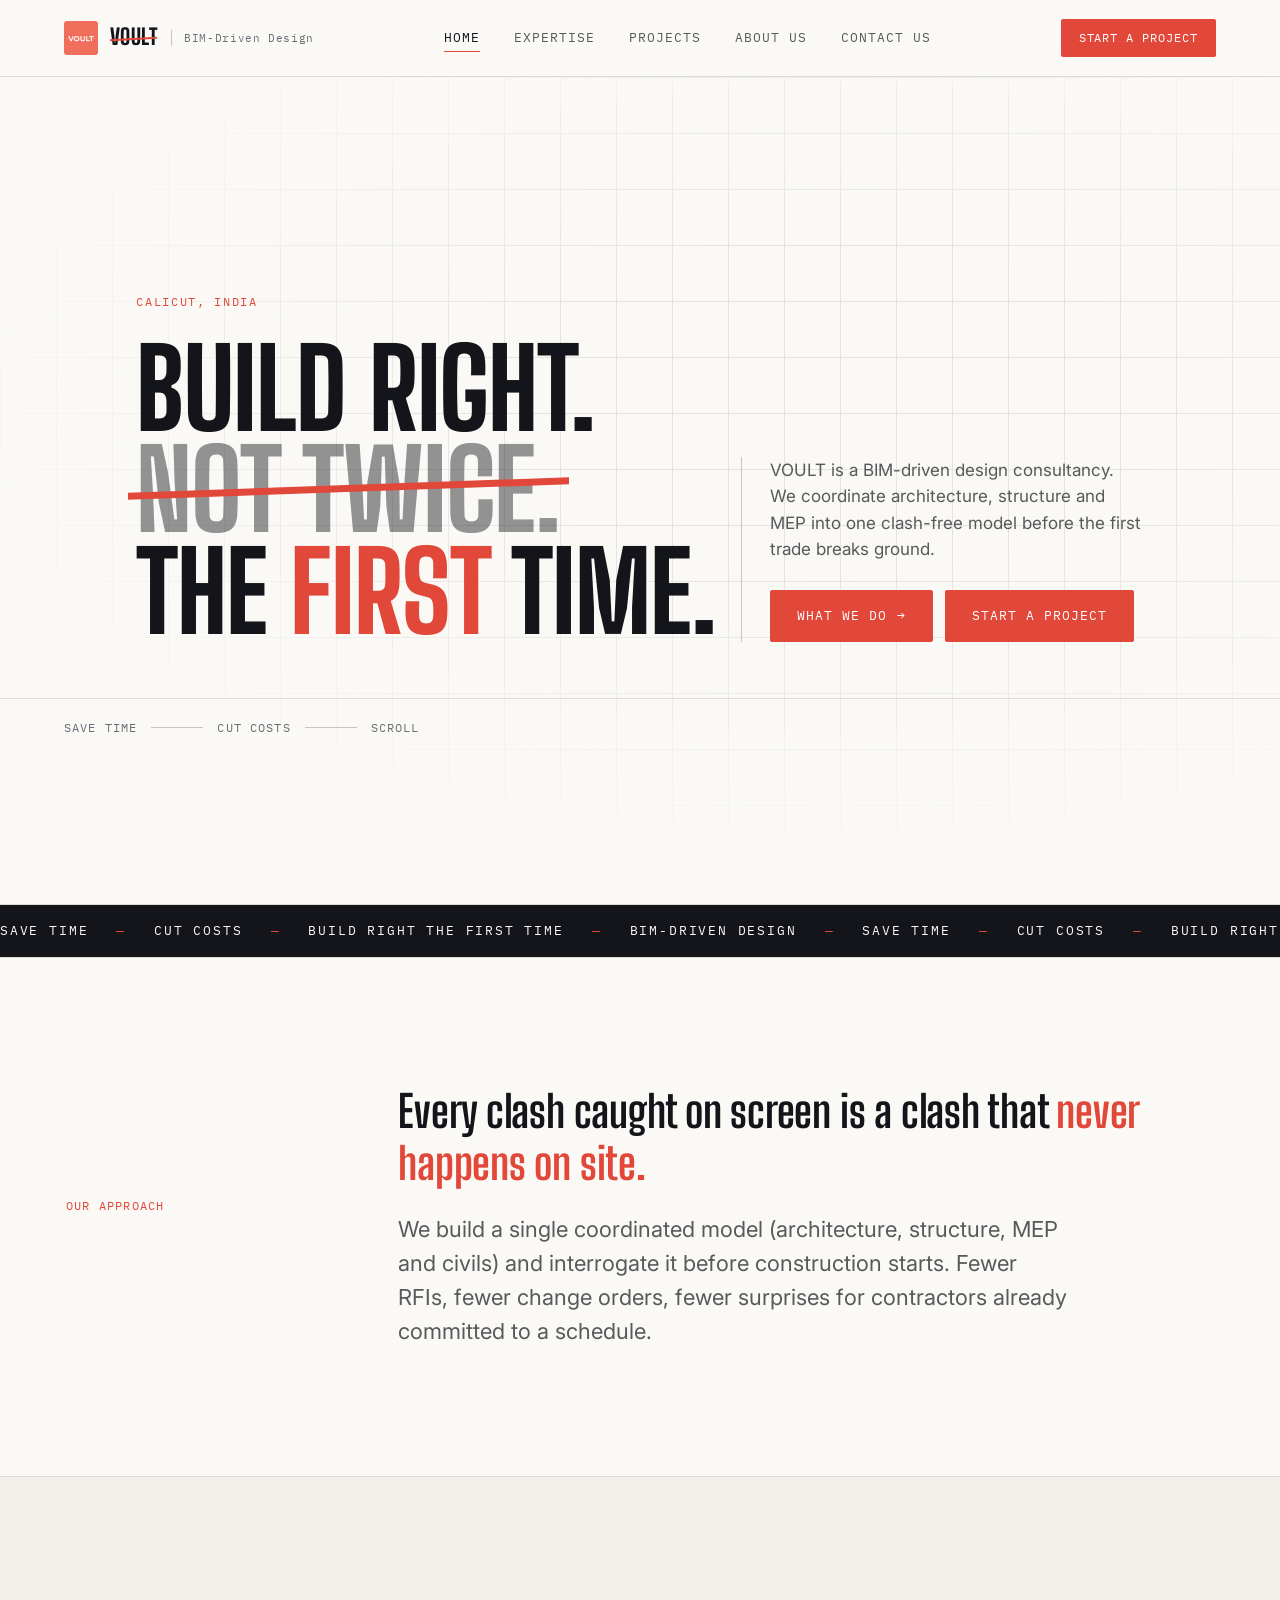
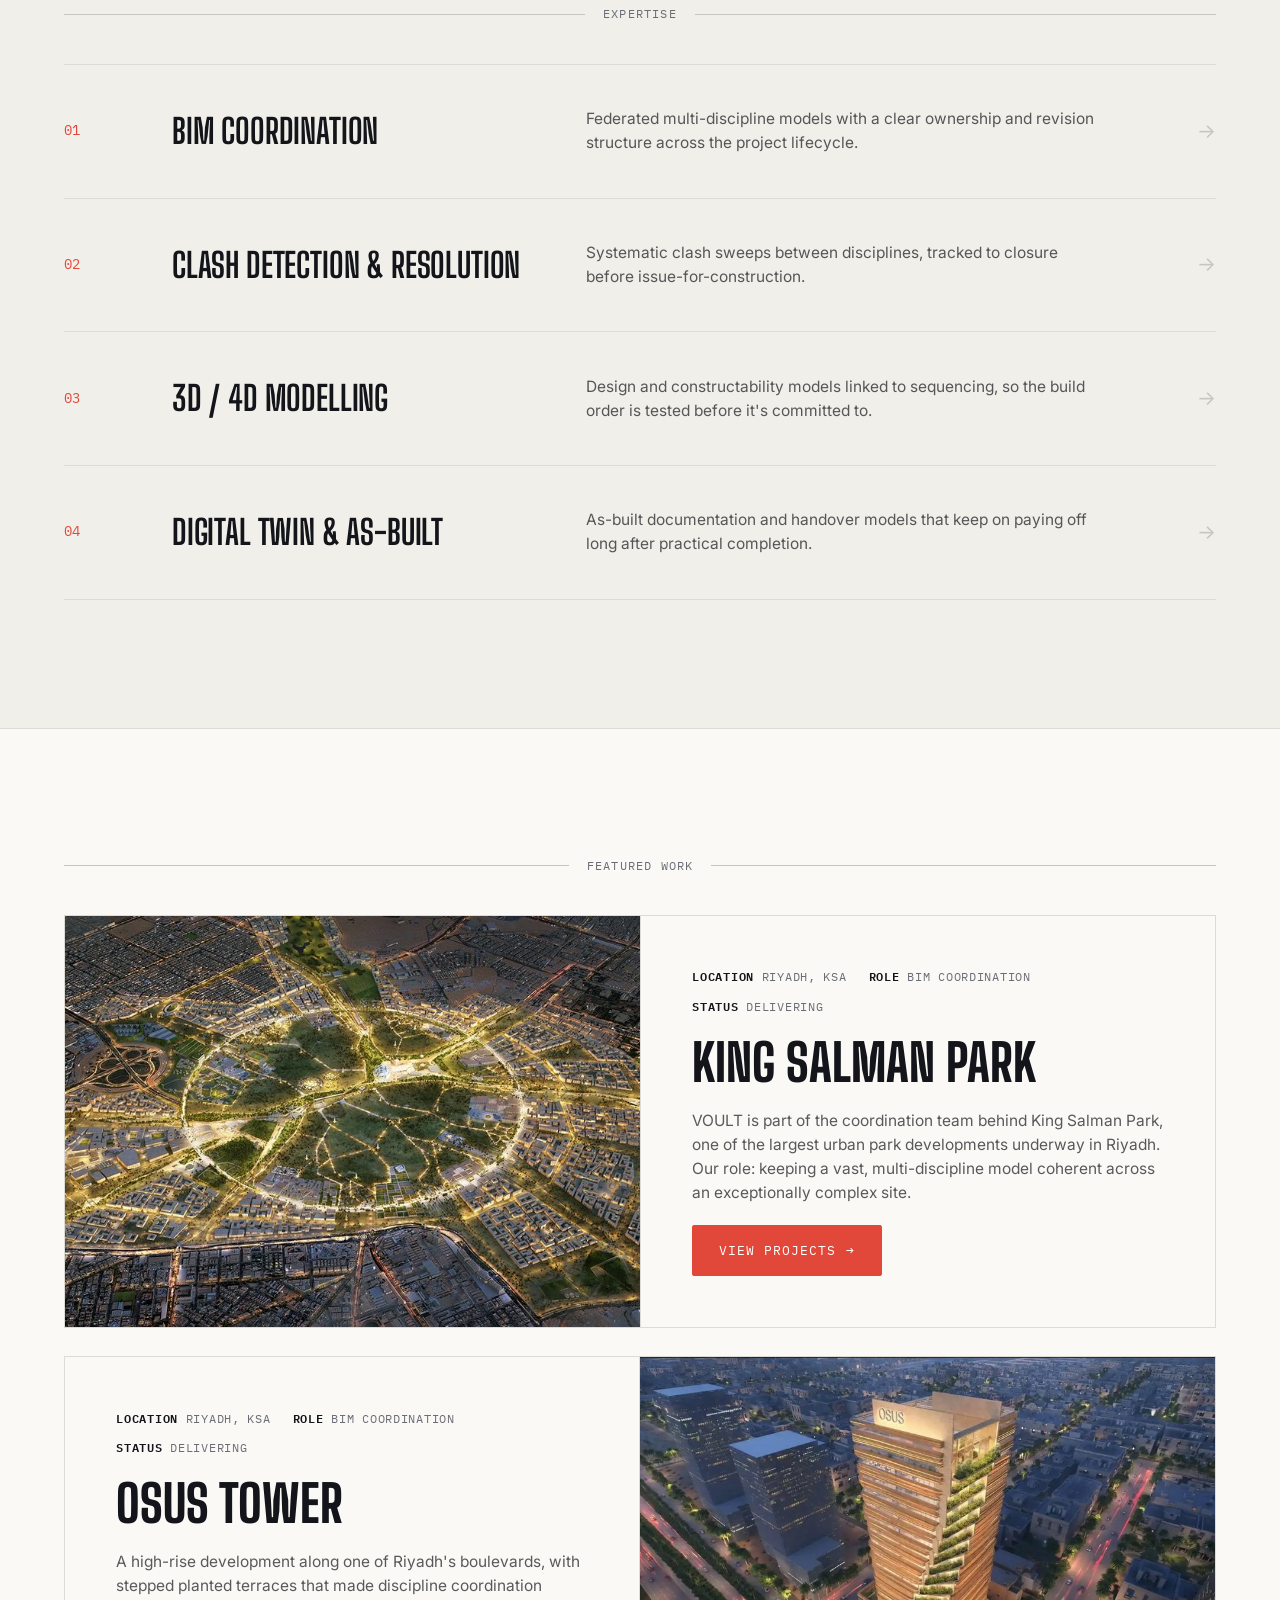
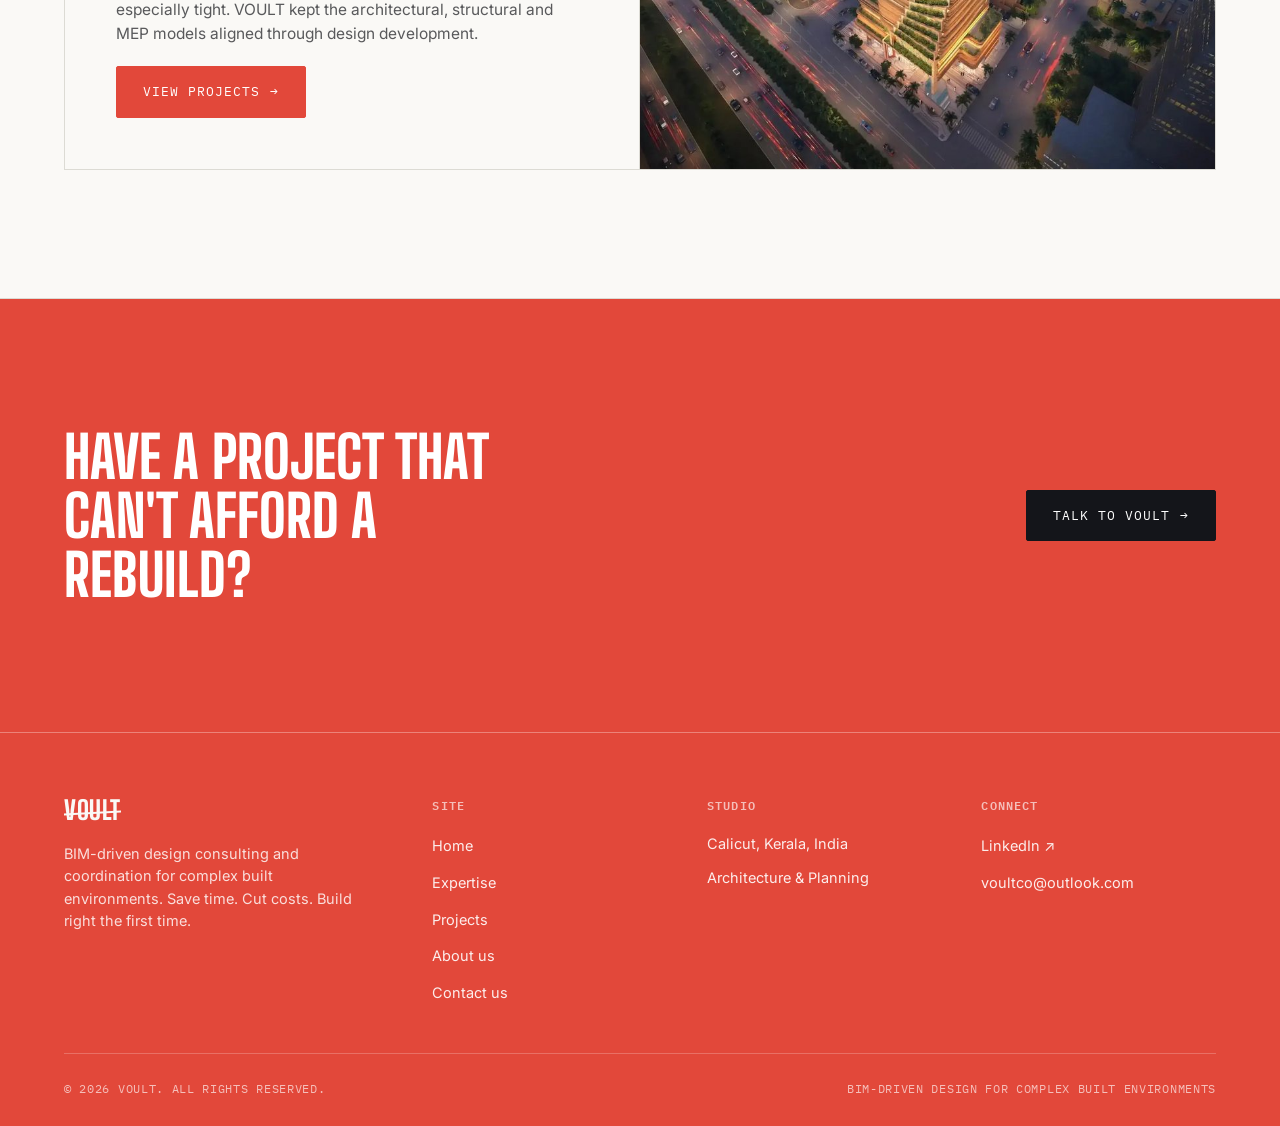
<file: voult-site/voult-site/index.html>
<!doctype html>
<html lang="en">
<head>
<meta charset="UTF-8">
<meta name="viewport" content="width=device-width, initial-scale=1.0">
<title>VOULT | BIM-Driven Design for Complex Built Environments</title>
<meta name="description" content="VOULT is a Calicut, India-based BIM design consultancy providing coordination, clash resolution and digital modelling for complex built environments. Part of the team behind King Salman Park.">
<link rel="icon" href="assets/voult-icon-v2.png">
<link rel="preconnect" href="https://fonts.googleapis.com">
<link rel="preconnect" href="https://fonts.gstatic.com" crossorigin>
<link href="https://fonts.googleapis.com/css2?family=Big+Shoulders+Display:wght@600;700;800;900&family=Inter:wght@400;500;600&family=IBM+Plex+Mono:wght@400;500&display=swap" rel="stylesheet">
<link rel="stylesheet" href="styles.css">
</head>
<body>

<!-- ============ NAV ============ -->
<nav class="nav">
  <div class="wrap">
    <a href="index.html" class="brand">
      <img src="assets/voult-icon-v2.png" alt="VOULT">
      <span class="brand-word">VOULT</span>
      <span class="brand-tag">BIM-Driven Design</span>
    </a>
    <div class="nav-links">
      <a href="index.html" class="active">Home</a>
      <a href="expertise.html">Expertise</a>
      <a href="projects.html">Projects</a>
      <a href="about.html">About us</a>
      <a href="contact.html">Contact us</a>
    </div>
    <div style="display:flex; align-items:center; gap:10px;">
      <a href="contact.html" class="nav-cta">Start a project</a>
      <button class="nav-toggle" aria-label="Toggle menu"><span></span><span></span><span></span></button>
    </div>
  </div>
  <div class="mobile-menu">
    <a href="index.html" class="active">Home</a>
    <a href="expertise.html">Expertise</a>
    <a href="projects.html">Projects</a>
    <a href="about.html">About us</a>
    <a href="contact.html">Contact us</a>
  </div>
</nav>

<!-- ============ HERO ============ -->
<header class="hero">
  <div class="hero-grid-bg" aria-hidden="true"></div>
  <div class="wrap hero-inner">
    <div>
      <div class="hero-eyebrow eyebrow">Calicut, India</div>
      <h1>Build right.<br><span class="strike">Not twice.</span><br>The <em>first</em> time.</h1>
    </div>
    <div class="hero-side">
      <p>VOULT is a BIM-driven design consultancy. We coordinate architecture, structure and MEP into one clash-free model before the first trade breaks ground.</p>
      <div class="hero-btns">
        <a href="expertise.html" class="btn btn-coral">What we do <span class="btn-arrow">→</span></a>
        <a href="contact.html" class="btn btn-coral">Start a project</a>
      </div>
    </div>
  </div>
  <div class="hero-scroll">
    <span>Save time</span><div class="line"></div><span>Cut costs</span><div class="line"></div><span>Scroll</span>
  </div>
</header>

<!-- ============ TICKER ============ -->
<div class="ticker">
  <div class="ticker-track">
    <span>SAVE TIME</span><span>CUT COSTS</span><span>BUILD RIGHT THE FIRST TIME</span><span>BIM-DRIVEN DESIGN</span>
    <span>SAVE TIME</span><span>CUT COSTS</span><span>BUILD RIGHT THE FIRST TIME</span><span>BIM-DRIVEN DESIGN</span>
  </div>
</div>

<!-- ============ INTRO STATEMENT ============ -->
<section class="border-b">
  <div class="wrap statement reveal">
    <div class="dim dim-solo"><span class="dim-label">Our approach</span></div>
    <div>
      <h2>Every clash caught on screen is a clash that <span class="accent">never happens on site.</span></h2>
      <p class="lede" style="margin-top:22px;">We build a single coordinated model (architecture, structure, MEP and civils) and interrogate it before construction starts. Fewer RFIs, fewer change orders, fewer surprises for contractors already committed to a schedule.</p>
    </div>
  </div>
</section>

<!-- ============ EXPERTISE PREVIEW ============ -->
<section class="bg-dim border-b">
  <div class="wrap reveal">
    <div class="dim"><span class="dim-label">Expertise</span></div>
    <div class="rows">
      <a href="expertise.html" class="row-item">
        <span class="row-num">01</span>
        <span class="row-title">BIM Coordination</span>
        <span class="row-desc">Federated multi-discipline models with a clear ownership and revision structure across the project lifecycle.</span>
        <span class="row-arrow">→</span>
      </a>
      <a href="expertise.html" class="row-item">
        <span class="row-num">02</span>
        <span class="row-title">Clash Detection &amp; Resolution</span>
        <span class="row-desc">Systematic clash sweeps between disciplines, tracked to closure before issue-for-construction.</span>
        <span class="row-arrow">→</span>
      </a>
      <a href="expertise.html" class="row-item">
        <span class="row-num">03</span>
        <span class="row-title">3D / 4D Modelling</span>
        <span class="row-desc">Design and constructability models linked to sequencing, so the build order is tested before it's committed to.</span>
        <span class="row-arrow">→</span>
      </a>
      <a href="expertise.html" class="row-item">
        <span class="row-num">04</span>
        <span class="row-title">Digital Twin &amp; As-Built</span>
        <span class="row-desc">As-built documentation and handover models that keep on paying off long after practical completion.</span>
        <span class="row-arrow">→</span>
      </a>
    </div>
  </div>
</section>

<!-- ============ FEATURED PROJECT ============ -->
<section class="border-b">
  <div class="wrap reveal">
    <div class="dim"><span class="dim-label">Featured work</span></div>
    <div class="feature">
      <div class="feature-visual">
        <img src="assets/projects/ksp-01.jpg" alt="Aerial view of King Salman Park's circular green ring set within Riyadh's urban grid">
      </div>
      <div class="feature-copy">
        <div class="feature-meta"><span><b>Location</b> Riyadh, KSA</span><span><b>Role</b> BIM Coordination</span><span><b>Status</b> Delivering</span></div>
        <h3>King Salman Park</h3>
        <p>VOULT is part of the coordination team behind King Salman Park, one of the largest urban park developments underway in Riyadh. Our role: keeping a vast, multi-discipline model coherent across an exceptionally complex site.</p>
        <a href="projects.html" class="btn btn-coral" style="align-self:flex-start;">View projects <span class="btn-arrow">→</span></a>
      </div>
    </div>

    <div class="feature feature-alt">
      <div class="feature-visual">
        <img src="assets/projects/osus-01.jpg" alt="OSUS Tower aerial night view, timber-toned high-rise with planted terraces along a Riyadh boulevard">
      </div>
      <div class="feature-copy">
        <div class="feature-meta"><span><b>Location</b> Riyadh, KSA</span><span><b>Role</b> BIM Coordination</span><span><b>Status</b> Delivering</span></div>
        <h3>OSUS Tower</h3>
        <p>A high-rise development along one of Riyadh's boulevards, with stepped planted terraces that made discipline coordination especially tight. VOULT kept the architectural, structural and MEP models aligned through design development.</p>
        <a href="projects.html" class="btn btn-coral" style="align-self:flex-start;">View projects <span class="btn-arrow">→</span></a>
      </div>
    </div>
  </div>
</section>

<!-- ============ CTA BAND ============ -->
<section class="bg-coral">
  <div class="wrap cta-band reveal">
    <h2>Have a project that can't afford a rebuild?</h2>
    <a href="contact.html" class="btn" style="background:var(--ink); color:#fff; border-color:var(--ink);">Talk to VOULT <span class="btn-arrow">→</span></a>
  </div>
</section>

<!-- ============ FOOTER ============ -->
<footer>
  <div class="wrap">
    <div class="footer-top">
      <div class="footer-brand">
        <span class="brand-word">VOULT</span>
        <p>BIM-driven design consulting and coordination for complex built environments. Save time. Cut costs. Build right the first time.</p>
      </div>
      <div class="footer-col">
        <h4>Site</h4>
        <ul>
          <li><a href="index.html">Home</a></li>
          <li><a href="expertise.html">Expertise</a></li>
          <li><a href="projects.html">Projects</a></li>
          <li><a href="about.html">About us</a></li>
          <li><a href="contact.html">Contact us</a></li>
        </ul>
      </div>
      <div class="footer-col">
        <h4>Studio</h4>
        <ul>
          <li><p>Calicut, Kerala, India</p></li>
          <li><p>Architecture &amp; Planning</p></li>
        </ul>
      </div>
      <div class="footer-col">
        <h4>Connect</h4>
        <ul>
          <li><a href="https://www.linkedin.com/company/voult.co/" target="_blank" rel="noopener">LinkedIn ↗</a></li>
          <li><a href="mailto:voultco@outlook.com">voultco@outlook.com</a></li>
        </ul>
      </div>
    </div>
    <div class="footer-bottom">
      <span>© 2026 VOULT. All rights reserved.</span>
      <span>BIM-Driven Design for Complex Built Environments</span>
    </div>
  </div>
</footer>

<script src="script.js"></script>
</body>
</html>
</file>
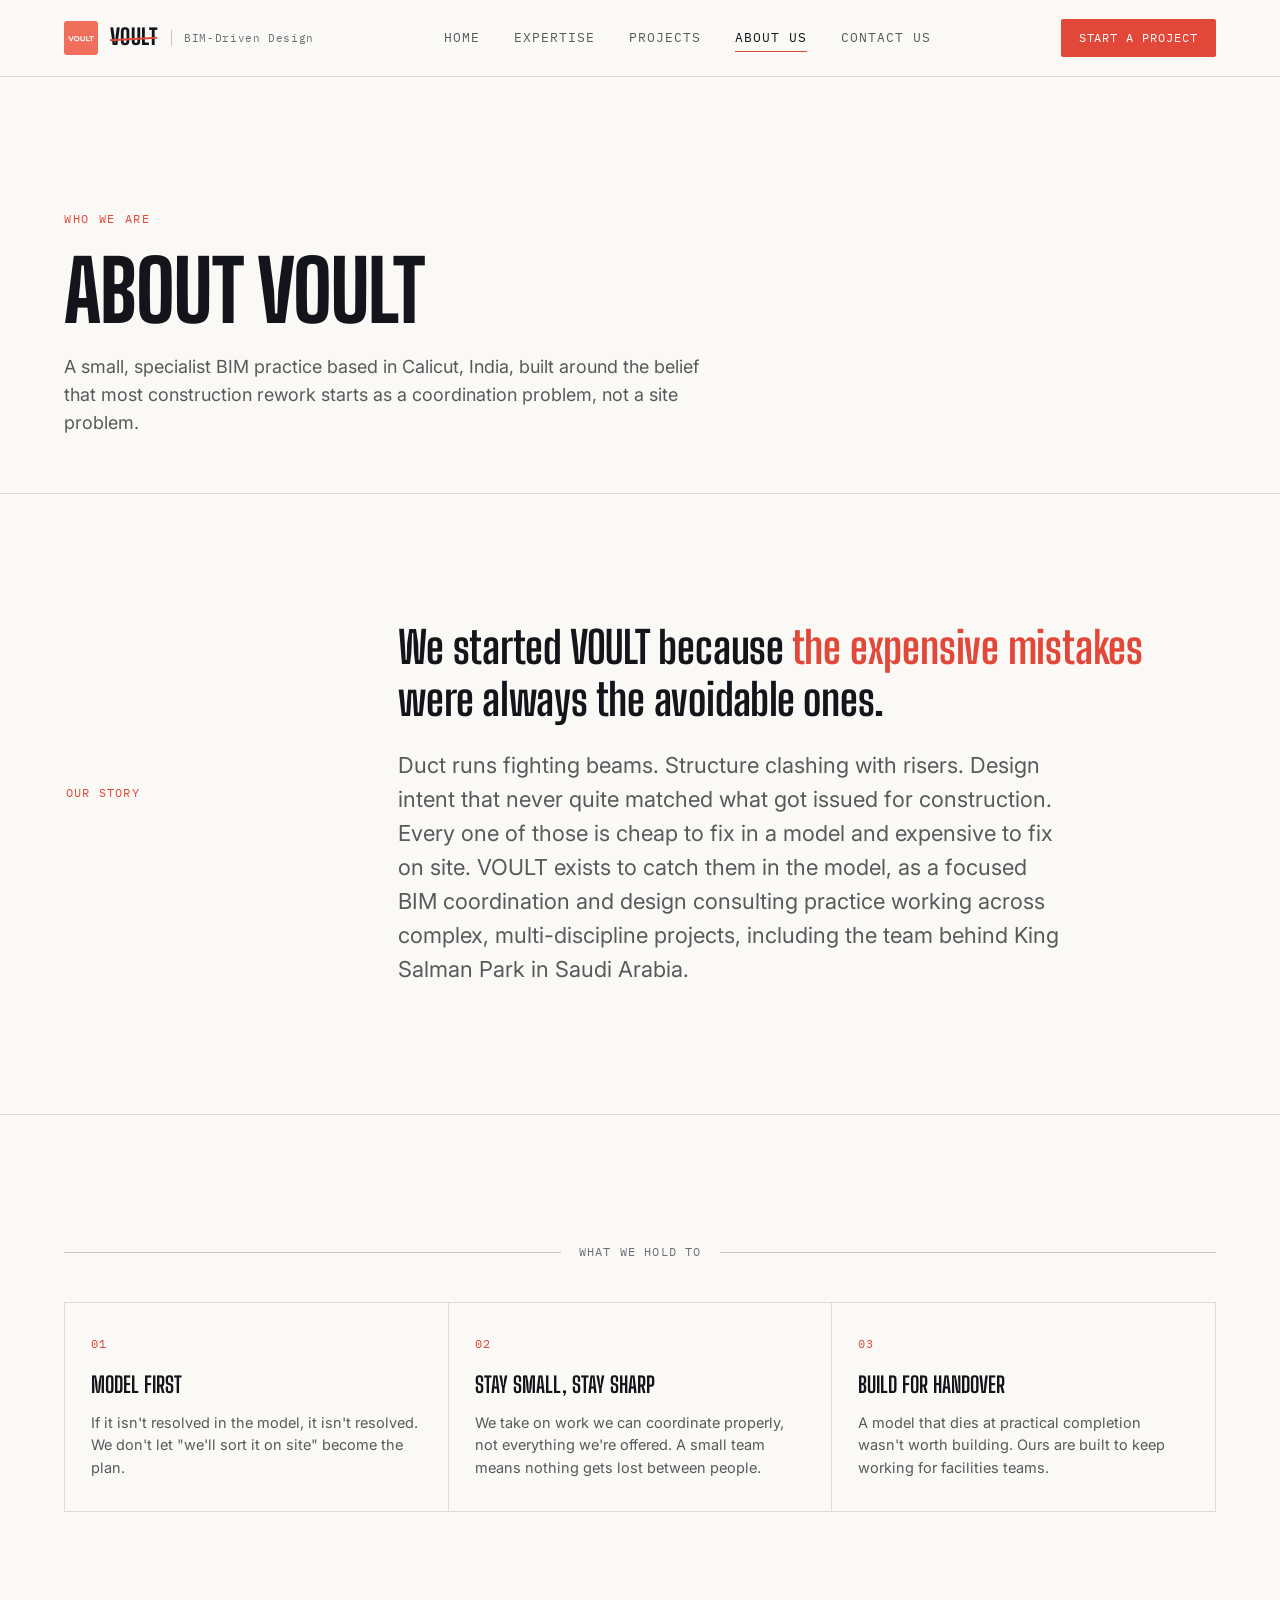
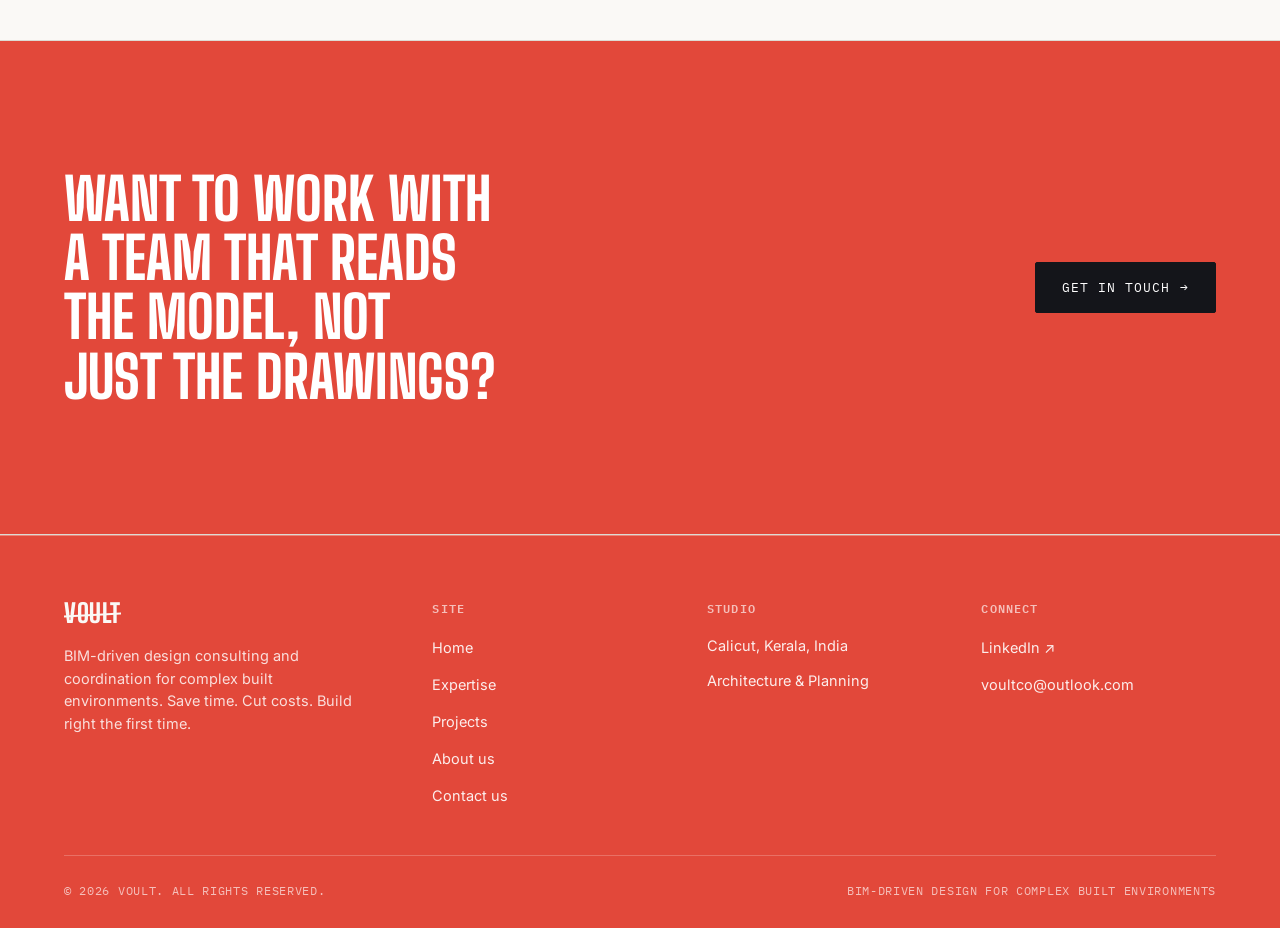
<file: voult-site/voult-site/about.html>
<!doctype html>
<html lang="en">
<head>
<meta charset="UTF-8">
<meta name="viewport" content="width=device-width, initial-scale=1.0">
<title>About us | VOULT</title>
<meta name="description" content="VOULT is a small, specialist BIM design consultancy based in Calicut, India, part of the coordination team behind King Salman Park.">
<link rel="icon" href="assets/voult-icon-v2.png">
<link rel="preconnect" href="https://fonts.googleapis.com">
<link rel="preconnect" href="https://fonts.gstatic.com" crossorigin>
<link href="https://fonts.googleapis.com/css2?family=Big+Shoulders+Display:wght@600;700;800;900&family=Inter:wght@400;500;600&family=IBM+Plex+Mono:wght@400;500&display=swap" rel="stylesheet">
<link rel="stylesheet" href="styles.css">
</head>
<body>

<nav class="nav">
  <div class="wrap">
    <a href="index.html" class="brand">
      <img src="assets/voult-icon-v2.png" alt="VOULT">
      <span class="brand-word">VOULT</span>
      <span class="brand-tag">BIM-Driven Design</span>
    </a>
    <div class="nav-links">
      <a href="index.html">Home</a>
      <a href="expertise.html">Expertise</a>
      <a href="projects.html">Projects</a>
      <a href="about.html" class="active">About us</a>
      <a href="contact.html">Contact us</a>
    </div>
    <div style="display:flex; align-items:center; gap:10px;">
      <a href="contact.html" class="nav-cta">Start a project</a>
      <button class="nav-toggle" aria-label="Toggle menu"><span></span><span></span><span></span></button>
    </div>
  </div>
  <div class="mobile-menu">
    <a href="index.html">Home</a>
    <a href="expertise.html">Expertise</a>
    <a href="projects.html">Projects</a>
    <a href="about.html" class="active">About us</a>
    <a href="contact.html">Contact us</a>
  </div>
</nav>

<header class="page-head">
  <div class="wrap">
    <div class="eyebrow">Who we are</div>
    <h1>About VOULT</h1>
    <p class="sub">A small, specialist BIM practice based in Calicut, India, built around the belief that most construction rework starts as a coordination problem, not a site problem.</p>
  </div>
</header>

<section class="border-b">
  <div class="wrap statement reveal">
    <div class="dim dim-solo"><span class="dim-label">Our story</span></div>
    <div>
      <h2>We started VOULT because <span class="accent">the expensive mistakes</span> were always the avoidable ones.</h2>
      <p class="lede" style="margin-top:22px;">Duct runs fighting beams. Structure clashing with risers. Design intent that never quite matched what got issued for construction. Every one of those is cheap to fix in a model and expensive to fix on site. VOULT exists to catch them in the model, as a focused BIM coordination and design consulting practice working across complex, multi-discipline projects, including the team behind King Salman Park in Saudi Arabia.</p>
    </div>
  </div>
</section>

<section class="border-b">
  <div class="wrap reveal">
    <div class="dim"><span class="dim-label">What we hold to</span></div>
    <div class="values-grid">
      <div class="value-cell">
        <div class="vnum">01</div>
        <h4>Model first</h4>
        <p>If it isn't resolved in the model, it isn't resolved. We don't let "we'll sort it on site" become the plan.</p>
      </div>
      <div class="value-cell">
        <div class="vnum">02</div>
        <h4>Stay small, stay sharp</h4>
        <p>We take on work we can coordinate properly, not everything we're offered. A small team means nothing gets lost between people.</p>
      </div>
      <div class="value-cell">
        <div class="vnum">03</div>
        <h4>Build for handover</h4>
        <p>A model that dies at practical completion wasn't worth building. Ours are built to keep working for facilities teams.</p>
      </div>
    </div>
  </div>
</section>

<section class="bg-coral border-b">
  <div class="wrap cta-band reveal">
    <h2>Want to work with a team that reads the model, not just the drawings?</h2>
    <a href="contact.html" class="btn" style="background:var(--ink); color:#fff; border-color:var(--ink);">Get in touch <span class="btn-arrow">→</span></a>
  </div>
</section>

<footer>
  <div class="wrap">
    <div class="footer-top">
      <div class="footer-brand">
        <span class="brand-word">VOULT</span>
        <p>BIM-driven design consulting and coordination for complex built environments. Save time. Cut costs. Build right the first time.</p>
      </div>
      <div class="footer-col">
        <h4>Site</h4>
        <ul>
          <li><a href="index.html">Home</a></li>
          <li><a href="expertise.html">Expertise</a></li>
          <li><a href="projects.html">Projects</a></li>
          <li><a href="about.html">About us</a></li>
          <li><a href="contact.html">Contact us</a></li>
        </ul>
      </div>
      <div class="footer-col">
        <h4>Studio</h4>
        <ul>
          <li><p>Calicut, Kerala, India</p></li>
          <li><p>Architecture &amp; Planning</p></li>
        </ul>
      </div>
      <div class="footer-col">
        <h4>Connect</h4>
        <ul>
          <li><a href="https://www.linkedin.com/company/voult.co/" target="_blank" rel="noopener">LinkedIn ↗</a></li>
          <li><a href="mailto:voultco@outlook.com">voultco@outlook.com</a></li>
        </ul>
      </div>
    </div>
    <div class="footer-bottom">
      <span>© 2026 VOULT. All rights reserved.</span>
      <span>BIM-Driven Design for Complex Built Environments</span>
    </div>
  </div>
</footer>

<script src="script.js"></script>
</body>
</html>
</file>
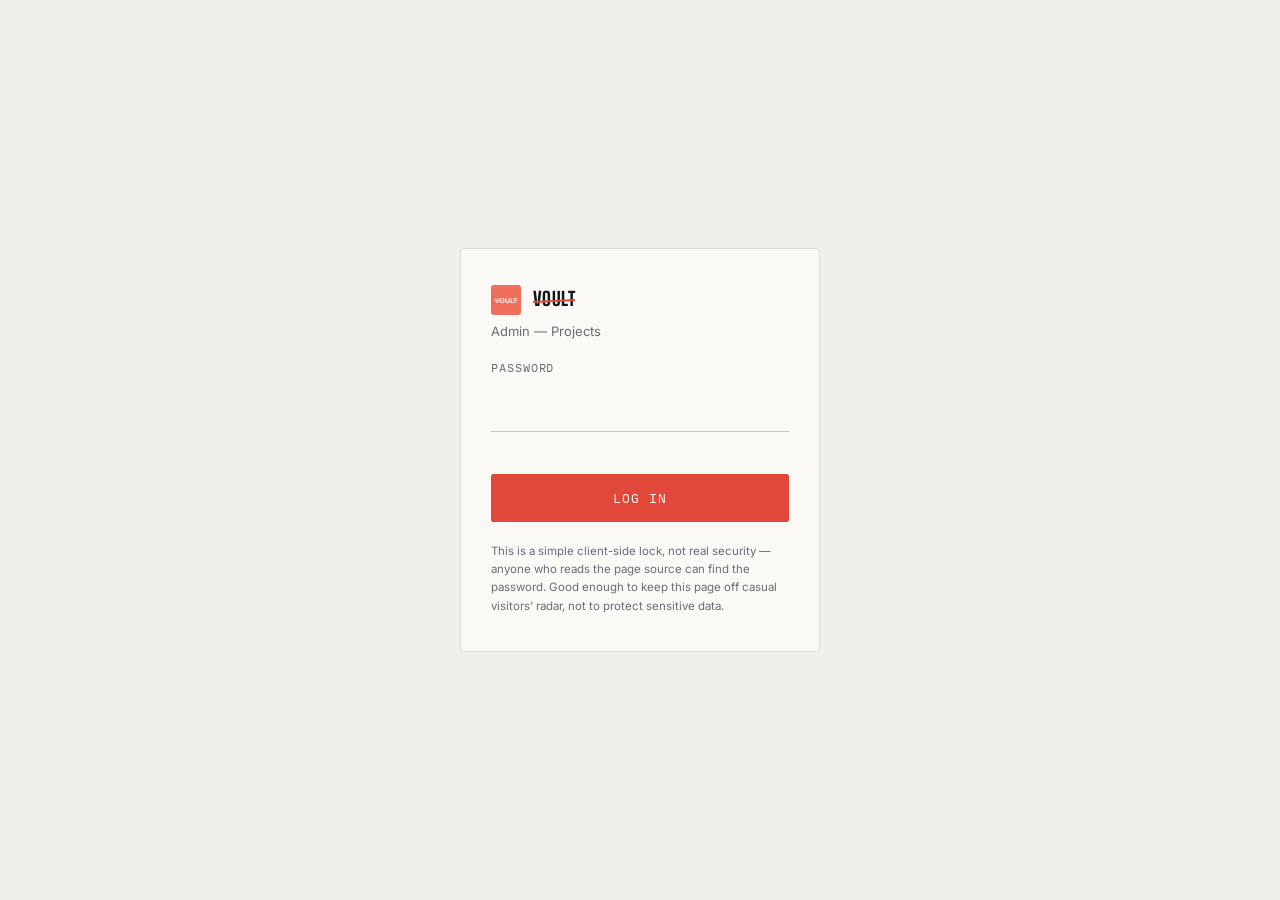
<file: voult-site/voult-site/admin.html>
<!doctype html>
<html lang="en">
<head>
<meta charset="UTF-8">
<meta name="viewport" content="width=device-width, initial-scale=1.0">
<title>Admin | VOULT</title>
<meta name="robots" content="noindex, nofollow">
<link rel="icon" href="assets/voult-icon-v2.png">
<link rel="preconnect" href="https://fonts.googleapis.com">
<link rel="preconnect" href="https://fonts.gstatic.com" crossorigin>
<link href="https://fonts.googleapis.com/css2?family=Big+Shoulders+Display:wght@600;700;800;900&family=Inter:wght@400;500;600&family=IBM+Plex+Mono:wght@400;500&display=swap" rel="stylesheet">
<link rel="stylesheet" href="styles.css">
<style>
  body{ background:var(--dim, #f1efe9); }
  .admin-topbar{
    display:flex; align-items:center; justify-content:space-between;
    padding:18px var(--edge);
    background:var(--paper);
    border-bottom:1px solid var(--line);
  }
  .admin-wrap{ max-width:1100px; margin:0 auto; padding:0 var(--edge) 80px; }
  .admin-banner{
    margin:28px 0; padding:16px 18px;
    background:#fff7e6; border:1px solid #e8c27a; border-radius:4px;
    font-size:13.5px; line-height:1.6; color:#5c4a1a;
  }
  .admin-banner b{ color:#3d3011; }
  .admin-banner ol{ margin:8px 0 0; padding-left:20px; }
  .admin-toolbar{ display:flex; gap:12px; flex-wrap:wrap; margin:24px 0; }
  .admin-table{ width:100%; border-collapse:collapse; background:var(--paper); border:1px solid var(--line); font-size:14px; }
  .admin-table th, .admin-table td{ text-align:left; padding:12px 14px; border-bottom:1px solid var(--line); vertical-align:middle; }
  .admin-table th{ font-family:var(--mono); font-size:11px; letter-spacing:.06em; text-transform:uppercase; color:var(--steel); background:var(--dim); }
  .admin-table tr:last-child td{ border-bottom:none; }
  .admin-thumb{ width:56px; height:40px; object-fit:cover; border-radius:2px; background:var(--dim); display:block; }
  .pill{ display:inline-block; padding:3px 9px; border-radius:20px; font-family:var(--mono); font-size:10.5px; letter-spacing:.04em; text-transform:uppercase; background:var(--dim); color:var(--ink-70); }
  .pill.wide{ background:var(--coral); color:#fff; }
  .row-actions{ display:flex; gap:8px; }
  .row-actions button{ font-family:var(--mono); font-size:11px; letter-spacing:.04em; text-transform:uppercase; background:none; border:1px solid var(--line-strong); border-radius:3px; padding:5px 10px; cursor:pointer; }
  .row-actions button:hover{ border-color:var(--coral); color:var(--coral); }
  .row-actions button.danger:hover{ border-color:#b3261e; color:#b3261e; }
  #login-gate{ min-height:100vh; display:flex; align-items:center; justify-content:center; padding:20px; }
  .login-card{ width:100%; max-width:360px; background:var(--paper); border:1px solid var(--line); border-radius:4px; padding:36px 30px; }
  .login-card .field{ margin-top:18px; }
  .admin-imgrow{ display:grid; grid-template-columns:1fr 1fr; gap:14px; margin-bottom:10px; padding-bottom:14px; border-bottom:1px dashed var(--line); }
  @media (max-width:600px){ .admin-imgrow{ grid-template-columns:1fr; } }
  .admin-imgrow .field{ margin-top:0; }
  .admin-imgrow img.preview{ max-width:100%; max-height:90px; margin-top:6px; border-radius:2px; display:none; }
  .file-btn{ font-family:var(--mono); font-size:11px; letter-spacing:.04em; text-transform:uppercase; background:var(--dim); border:1px solid var(--line-strong); border-radius:3px; padding:6px 10px; cursor:pointer; display:inline-block; margin-top:6px; }
  .hidden{ display:none !important; }
  #toast{ position:fixed; bottom:24px; left:50%; transform:translateX(-50%); background:var(--ink); color:#fff; padding:12px 20px; border-radius:4px; font-size:13.5px; opacity:0; pointer-events:none; transition:opacity .25s ease, transform .25s ease; z-index:200; }
  #toast.show{ opacity:1; transform:translateX(-50%) translateY(-4px); }
  .admin-modal-body{ display:flex; flex-direction:column; gap:14px; }
  .check-row{ display:flex; align-items:center; gap:8px; font-size:14px; }
</style>
</head>
<body>

<!-- ============ LOGIN GATE ============ -->
<div id="login-gate">
  <form class="login-card" id="login-form">
    <a href="index.html" class="brand" style="margin-bottom:6px;">
      <img src="assets/voult-icon-v2.png" alt="VOULT" style="width:30px;height:30px;border-radius:3px;">
      <span class="brand-word" style="font-size:19px;">VOULT</span>
    </a>
    <p style="color:var(--steel); font-size:13px; margin-top:2px;">Admin — Projects</p>
    <div class="field">
      <label for="admin-password">Password</label>
      <input type="password" id="admin-password" autocomplete="current-password" required>
    </div>
    <button type="submit" class="btn btn-coral" style="margin-top:20px; width:100%; justify-content:center;">Log in</button>
    <p id="login-error" style="color:#b3261e; font-size:12.5px; margin-top:12px; display:none;">Wrong password — try again.</p>
    <p style="font-size:11.5px; color:var(--steel); margin-top:20px; line-height:1.6;">This is a simple client-side lock, not real security — anyone who reads the page source can find the password. Good enough to keep this page off casual visitors' radar, not to protect sensitive data.</p>
  </form>
</div>

<!-- ============ DASHBOARD ============ -->
<div id="dashboard" class="hidden">
  <div class="admin-topbar">
    <a href="index.html" class="brand">
      <img src="assets/voult-icon-v2.png" alt="VOULT" style="width:30px;height:30px;border-radius:3px;">
      <span class="brand-word" style="font-size:19px;">VOULT</span>
      <span class="brand-tag" style="display:inline;">Admin</span>
    </a>
    <div style="display:flex; gap:10px; align-items:center;">
      <a href="projects.html" target="_blank" class="row-actions"><button type="button">View site ↗</button></a>
      <button type="button" id="logout-btn" class="row-actions" style="border:none; background:none;"><span style="font-family:var(--mono); font-size:11px; letter-spacing:.04em; text-transform:uppercase; color:var(--steel); cursor:pointer;">Log out</span></button>
    </div>
  </div>

  <div class="admin-wrap">
    <div class="admin-banner">
      <b>How this works.</b> Every change you make below is saved instantly to this browser, so you can open
      <a href="projects.html" target="_blank">the Projects page</a> right away and see it — no download needed just to preview.
      That preview is <b>only visible on this device</b>, though. To make changes visible to actual visitors:
      <ol>
        <li>Click <b>"Download projects-data.js"</b> once you're happy with everything.</li>
        <li>Replace the file at <code>assets/data/projects-data.js</code> in your site folder with the one you downloaded.</li>
        <li>Re-upload the site to your host.</li>
        <li>Come back here and click <b>"Mark as published"</b> so this browser stops showing you the old draft preview.</li>
      </ol>
      New photos you upload below are embedded directly into the file (no separate image upload needed) — just keep them reasonably small (under ~500KB each) so the file doesn't get huge.
    </div>

    <p id="draft-status" style="font-size:12.5px; color:var(--steel); margin:-8px 0 18px;"></p>

    <div class="admin-toolbar">
      <button type="button" id="add-project-btn" class="btn btn-coral">+ Add project</button>
      <button type="button" id="download-btn" class="btn" style="background:var(--ink); color:#fff; border-color:var(--ink);">Download projects-data.js</button>
      <button type="button" id="publish-btn" class="row-actions" style="border:1px solid var(--line-strong); border-radius:3px; padding:0 16px; background:none; font-family:var(--mono); font-size:12px; letter-spacing:.04em; text-transform:uppercase; cursor:pointer;">Mark as published</button>
    </div>

    <table class="admin-table">
      <thead>
        <tr><th></th><th>Name</th><th>Section</th><th>Layout</th><th>Tag</th><th></th></tr>
      </thead>
      <tbody id="project-rows"></tbody>
    </table>
  </div>
</div>

<!-- ============ ADD / EDIT MODAL ============ -->
<div class="svc-modal" id="project-modal" aria-hidden="true">
  <div class="svc-modal-backdrop" data-modal-close></div>
  <div class="svc-modal-panel" role="dialog" aria-modal="true" aria-labelledby="modal-title" style="max-height:92vh;">
    <div class="svc-modal-top">
      <div class="eyebrow svc-modal-eyebrow" id="modal-title">Add project</div>
      <button class="svc-modal-close" type="button" data-modal-close aria-label="Close"><span></span><span></span></button>
    </div>
    <div class="svc-modal-scroll">
      <form id="project-form" class="admin-modal-body">
        <input type="hidden" id="f-id">
        <div class="field">
          <label for="f-name">Project name</label>
          <input type="text" id="f-name" required>
        </div>
        <div class="admin-imgrow" style="grid-template-columns:1fr 1fr;">
          <div class="field">
            <label for="f-location">Location</label>
            <input type="text" id="f-location" placeholder="e.g. Riyadh, KSA" required>
          </div>
          <div class="field">
            <label for="f-role">Role</label>
            <input type="text" id="f-role" placeholder="e.g. BIM Coordination" required>
          </div>
        </div>
        <div class="admin-imgrow" style="grid-template-columns:1fr 1fr;">
          <div class="field">
            <label for="f-tag">Corner tag</label>
            <input type="text" id="f-tag" placeholder="e.g. Delivering">
          </div>
          <div class="field">
            <label for="f-group">Section</label>
            <select id="f-group">
              <option value="main">Selected work</option>
              <option value="founders">Founder's Experience</option>
            </select>
          </div>
        </div>
        <label class="check-row"><input type="checkbox" id="f-wide"> Feature as large hero-style card</label>
        <div class="field">
          <label for="f-description">Description <span style="color:var(--steel);">(only shown on featured cards)</span></label>
          <textarea id="f-description" rows="3"></textarea>
        </div>

        <div>
          <label style="display:block; margin-bottom:8px;">Image 1</label>
          <div class="admin-imgrow">
            <div class="field">
              <label for="f-img1-src">Image URL / filename</label>
              <input type="text" id="f-img1-src" placeholder="assets/projects/your-file.jpg">
              <label class="file-btn">Upload from computer<input type="file" id="f-img1-file" accept="image/*" style="display:none;"></label>
              <img class="preview" id="f-img1-preview">
            </div>
            <div class="field">
              <label for="f-img1-alt">Alt text (for accessibility/SEO)</label>
              <input type="text" id="f-img1-alt" placeholder="Describe what's in the photo">
            </div>
          </div>
        </div>
        <div>
          <label style="display:block; margin-bottom:8px;">Image 2 <span style="color:var(--steel);">(optional — adds swipe arrows)</span></label>
          <div class="admin-imgrow" style="border-bottom:none; margin-bottom:0;">
            <div class="field">
              <label for="f-img2-src">Image URL / filename</label>
              <input type="text" id="f-img2-src" placeholder="assets/projects/your-file-2.jpg">
              <label class="file-btn">Upload from computer<input type="file" id="f-img2-file" accept="image/*" style="display:none;"></label>
              <img class="preview" id="f-img2-preview">
            </div>
            <div class="field">
              <label for="f-img2-alt">Alt text</label>
              <input type="text" id="f-img2-alt" placeholder="Describe what's in the photo">
            </div>
          </div>
        </div>
      </form>
    </div>
    <div class="svc-modal-foot">
      <button type="button" class="btn btn-coral" id="save-project-btn">Save project</button>
      <button type="button" class="row-actions" data-modal-close style="border:1px solid var(--line-strong); border-radius:3px; padding:9px 16px; background:none; font-family:var(--mono); font-size:12px; letter-spacing:.04em; text-transform:uppercase; cursor:pointer;">Cancel</button>
    </div>
  </div>
</div>

<div id="toast"></div>

<script src="assets/data/projects-data.js"></script>
<script>
(function(){
  // ---- Change this password before publishing the site ----
  const ADMIN_PASSWORD = "voult2026";
  // -----------------------------------------------------------

  const loginGate = document.getElementById('login-gate');
  const dashboard = document.getElementById('dashboard');
  const loginForm = document.getElementById('login-form');
  const loginError = document.getElementById('login-error');

  function showDashboard(){
    loginGate.classList.add('hidden');
    dashboard.classList.remove('hidden');
    renderTable();
    updateDraftStatus();
  }

  if (sessionStorage.getItem('voult_admin_ok') === '1') showDashboard();

  loginForm.addEventListener('submit', (e) => {
    e.preventDefault();
    const val = document.getElementById('admin-password').value;
    if (val === ADMIN_PASSWORD) {
      sessionStorage.setItem('voult_admin_ok', '1');
      loginError.style.display = 'none';
      showDashboard();
    } else {
      loginError.style.display = 'block';
    }
  });

  document.getElementById('logout-btn').addEventListener('click', () => {
    sessionStorage.removeItem('voult_admin_ok');
    location.reload();
  });

  // ---- Project data (in-memory working copy) ----
  // Starts from a saved draft in this browser if one exists, else from the published file.
  const DRAFT_KEY = 'voult_projects_draft';
  let draft = null;
  try { draft = JSON.parse(localStorage.getItem(DRAFT_KEY) || 'null'); } catch (e) { draft = null; }
  let projects = draft || JSON.parse(JSON.stringify(window.VOULT_PROJECTS || []));

  function saveDraft(){
    try { localStorage.setItem(DRAFT_KEY, JSON.stringify(projects)); } catch (e) { /* storage unavailable */ }
    updateDraftStatus();
  }

  function updateDraftStatus(){
    const el = document.getElementById('draft-status');
    if (!el) return;
    let stored = null;
    try { stored = localStorage.getItem(DRAFT_KEY); } catch (e) {}
    el.textContent = stored
      ? '● Unpublished changes are saved in this browser and previewing live on the Projects page.'
      : 'No unpublished changes — this matches the last downloaded file.';
    el.style.color = stored ? 'var(--coral)' : 'var(--steel)';
  }

  document.getElementById('publish-btn').addEventListener('click', () => {
    if (!confirm('Only click this after you\'ve downloaded the file, replaced assets/data/projects-data.js, and re-uploaded your site. Continue?')) return;
    try { localStorage.removeItem(DRAFT_KEY); } catch (e) {}
    updateDraftStatus();
    showToast('Marked as published. This browser will now show the published file again.');
  });

  function slugify(name){
    let base = String(name).toLowerCase().trim().replace(/[^a-z0-9]+/g, '-').replace(/(^-|-$)/g, '') || 'project';
    let id = base, n = 2;
    while (projects.some(p => p.id === id)) { id = `${base}-${n++}`; }
    return id;
  }

  function esc(str){
    return String(str || '').replace(/[&<>"']/g, c => ({'&':'&amp;','<':'&lt;','>':'&gt;','"':'&quot;',"'":'&#39;'}[c]));
  }

  function renderTable(){
    const tbody = document.getElementById('project-rows');
    tbody.innerHTML = projects.map((p, i) => `
      <tr>
        <td><img class="admin-thumb" src="${esc((p.images && p.images[0] && p.images[0].src) || '')}" alt=""></td>
        <td><b>${esc(p.name)}</b><br><span style="color:var(--steel); font-size:12px;">${esc(p.location)}</span></td>
        <td>${p.group === 'founders' ? "Founder's Experience" : 'Selected work'}</td>
        <td>${p.wide ? '<span class="pill wide">Featured</span>' : '<span class="pill">Standard</span>'}</td>
        <td>${esc(p.tag || '—')}</td>
        <td>
          <div class="row-actions">
            <button type="button" data-edit="${i}">Edit</button>
            <button type="button" class="danger" data-delete="${i}">Delete</button>
          </div>
        </td>
      </tr>
    `).join('') || `<tr><td colspan="6" style="text-align:center; color:var(--steel); padding:32px;">No projects yet — click "+ Add project" to create one.</td></tr>`;

    tbody.querySelectorAll('[data-edit]').forEach(btn => {
      btn.addEventListener('click', () => openForm(parseInt(btn.dataset.edit, 10)));
    });
    tbody.querySelectorAll('[data-delete]').forEach(btn => {
      btn.addEventListener('click', () => {
        const idx = parseInt(btn.dataset.delete, 10);
        if (confirm(`Delete "${projects[idx].name}"? This is saved to your browser immediately.`)) {
          projects.splice(idx, 1);
          saveDraft();
          renderTable();
          showToast('Project deleted — visible on the Projects page in this browser now.');
        }
      });
    });
  }

  // ---- Modal ----
  const modal = document.getElementById('project-modal');
  const form = document.getElementById('project-form');
  let editingIndex = null;

  function openForm(index){
    editingIndex = (typeof index === 'number') ? index : null;
    const p = editingIndex !== null ? projects[editingIndex] : null;
    document.getElementById('modal-title').textContent = p ? 'Edit project' : 'Add project';
    document.getElementById('f-id').value = p ? p.id : '';
    document.getElementById('f-name').value = p ? p.name : '';
    document.getElementById('f-location').value = p ? p.location : '';
    document.getElementById('f-role').value = p ? p.role : '';
    document.getElementById('f-tag').value = p ? (p.tag || '') : '';
    document.getElementById('f-group').value = p ? p.group : 'main';
    document.getElementById('f-wide').checked = p ? !!p.wide : false;
    document.getElementById('f-description').value = p ? (p.description || '') : '';

    const img1 = p && p.images && p.images[0];
    const img2 = p && p.images && p.images[1];
    document.getElementById('f-img1-src').value = img1 ? img1.src : '';
    document.getElementById('f-img1-alt').value = img1 ? img1.alt : '';
    document.getElementById('f-img2-src').value = img2 ? img2.src : '';
    document.getElementById('f-img2-alt').value = img2 ? img2.alt : '';
    updatePreview('f-img1-src', 'f-img1-preview');
    updatePreview('f-img2-src', 'f-img2-preview');

    modal.classList.add('open');
    modal.setAttribute('aria-hidden', 'false');
    document.body.classList.add('modal-open');
  }

  function closeForm(){
    modal.classList.remove('open');
    modal.setAttribute('aria-hidden', 'true');
    document.body.classList.remove('modal-open');
  }

  modal.querySelectorAll('[data-modal-close]').forEach(el => el.addEventListener('click', closeForm));
  document.getElementById('add-project-btn').addEventListener('click', () => openForm(null));

  function updatePreview(srcId, imgId){
    const src = document.getElementById(srcId).value.trim();
    const img = document.getElementById(imgId);
    if (src) { img.src = src; img.style.display = 'block'; }
    else { img.style.display = 'none'; }
  }

  function wireImageUpload(fileId, srcId, imgId){
    document.getElementById(fileId).addEventListener('change', (e) => {
      const file = e.target.files[0];
      if (!file) return;
      const reader = new FileReader();
      reader.onload = () => {
        document.getElementById(srcId).value = reader.result;
        updatePreview(srcId, imgId);
      };
      reader.readAsDataURL(file);
    });
  }
  wireImageUpload('f-img1-file', 'f-img1-src', 'f-img1-preview');
  wireImageUpload('f-img2-file', 'f-img2-src', 'f-img2-preview');
  document.getElementById('f-img1-src').addEventListener('input', () => updatePreview('f-img1-src', 'f-img1-preview'));
  document.getElementById('f-img2-src').addEventListener('input', () => updatePreview('f-img2-src', 'f-img2-preview'));

  document.getElementById('save-project-btn').addEventListener('click', () => {
    if (!form.reportValidity()) return;

    const name = document.getElementById('f-name').value.trim();
    const images = [];
    const img1src = document.getElementById('f-img1-src').value.trim();
    const img2src = document.getElementById('f-img2-src').value.trim();
    if (img1src) images.push({ src: img1src, alt: document.getElementById('f-img1-alt').value.trim() || name });
    if (img2src) images.push({ src: img2src, alt: document.getElementById('f-img2-alt').value.trim() || name });

    const data = {
      id: document.getElementById('f-id').value || slugify(name),
      group: document.getElementById('f-group').value,
      wide: document.getElementById('f-wide').checked,
      tag: document.getElementById('f-tag').value.trim(),
      location: document.getElementById('f-location').value.trim(),
      role: document.getElementById('f-role').value.trim(),
      name: name,
      description: document.getElementById('f-description').value.trim(),
      images: images
    };

    if (editingIndex !== null) projects[editingIndex] = data;
    else projects.push(data);

    saveDraft();
    renderTable();
    closeForm();
    showToast('Saved — check the Projects page in this browser, it\'s there already.');
  });

  // ---- Download updated data file ----
  document.getElementById('download-btn').addEventListener('click', () => {
    const header = `// VOULT — Projects data\n// Edited via admin.html. Each project renders as a .proj-card on projects.html.\n//\n// Fields:\n//   id          unique slug, lowercase-hyphenated\n//   group       "main" | "founders"\n//   wide        true = large 2-col hero-style card, false = standard grid card\n//   tag         short label shown on the image corner, e.g. "Delivering"\n//   location    e.g. "Riyadh, KSA"\n//   role        e.g. "BIM Coordination"\n//   name        project title\n//   description only shown when wide is true\n//   images      array of { src, alt } — 1 or 2 images (2 shows swipe arrows + dots)\n\n`;
    const body = `window.VOULT_PROJECTS = ${JSON.stringify(projects, null, 2)};\n`;
    const blob = new Blob([header + body], { type: 'text/javascript' });
    const url = URL.createObjectURL(blob);
    const a = document.createElement('a');
    a.href = url;
    a.download = 'projects-data.js';
    document.body.appendChild(a);
    a.click();
    a.remove();
    URL.revokeObjectURL(url);
    showToast('Downloaded — replace assets/data/projects-data.js with this file, then re-upload your site.');
  });

  function showToast(msg){
    const t = document.getElementById('toast');
    t.textContent = msg;
    t.classList.add('show');
    clearTimeout(showToast._t);
    showToast._t = setTimeout(() => t.classList.remove('show'), 4200);
  }
})();
</script>
</body>
</html>
</file>
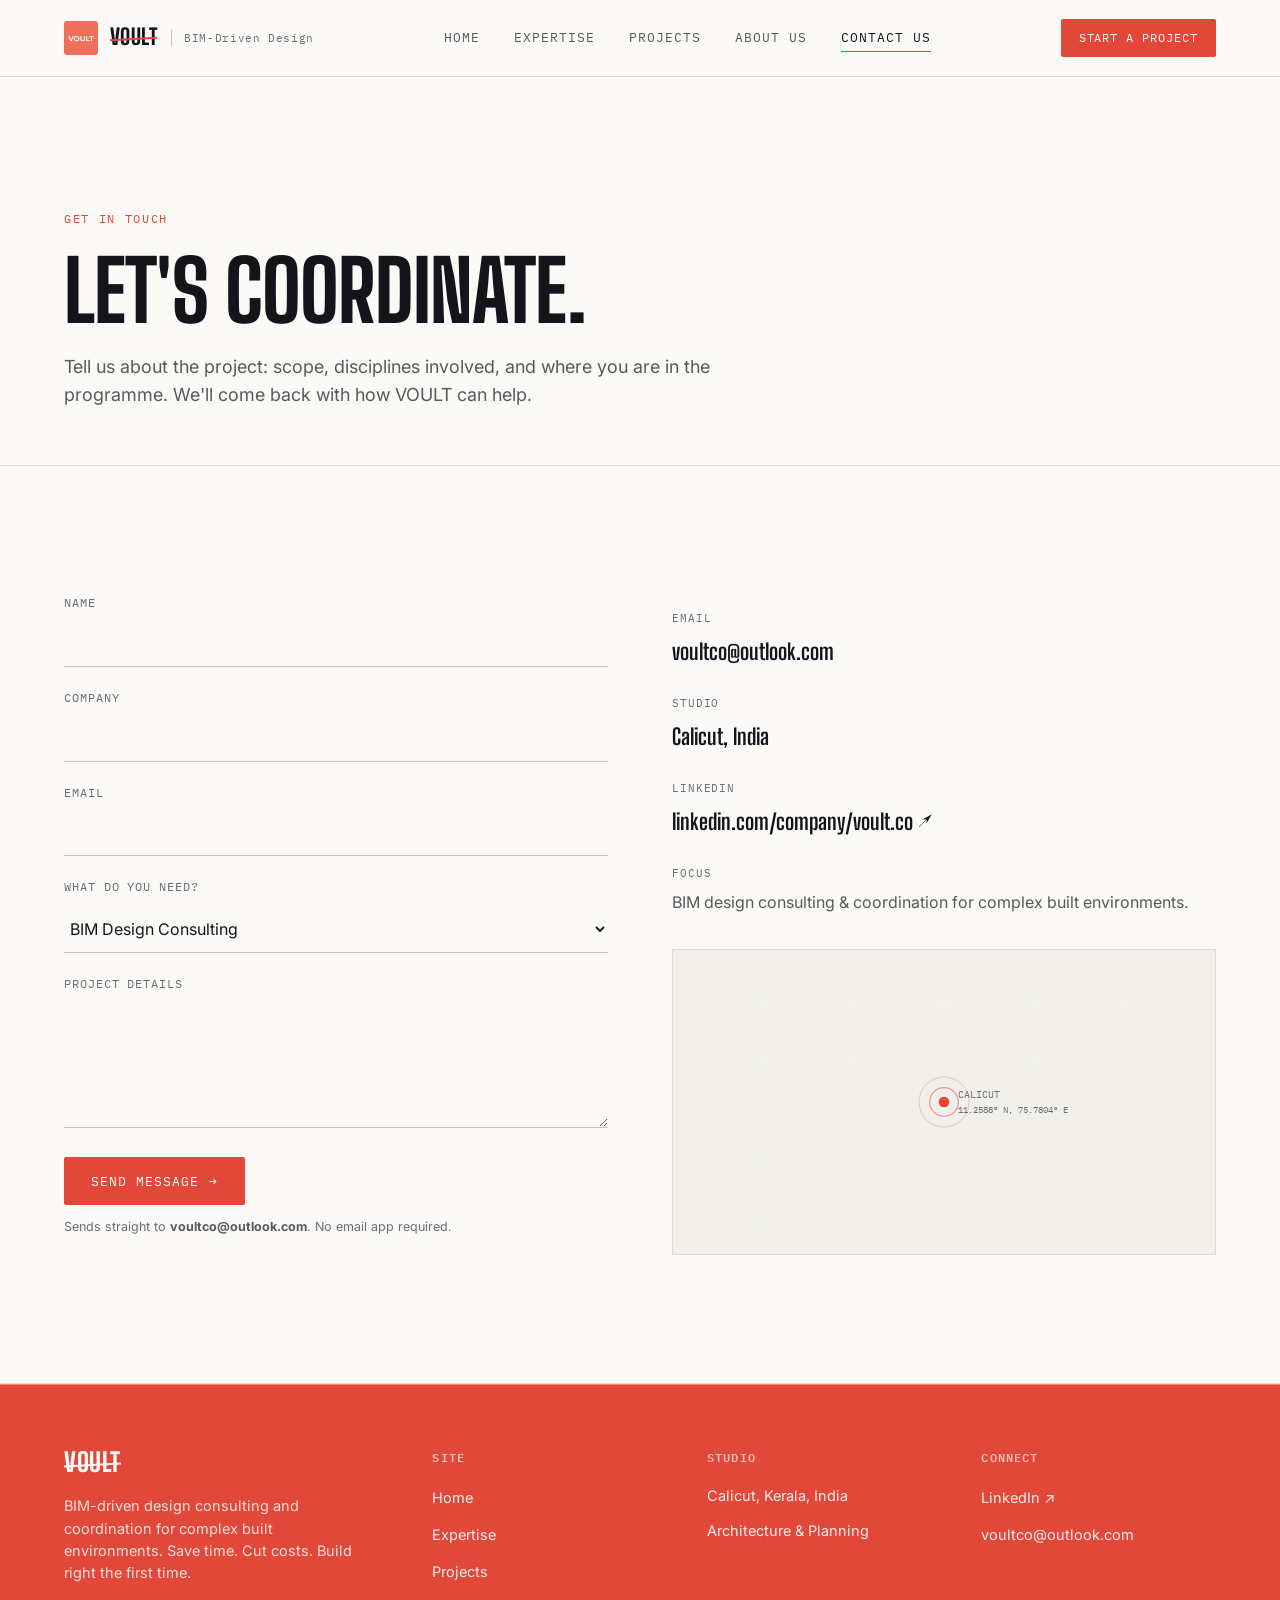
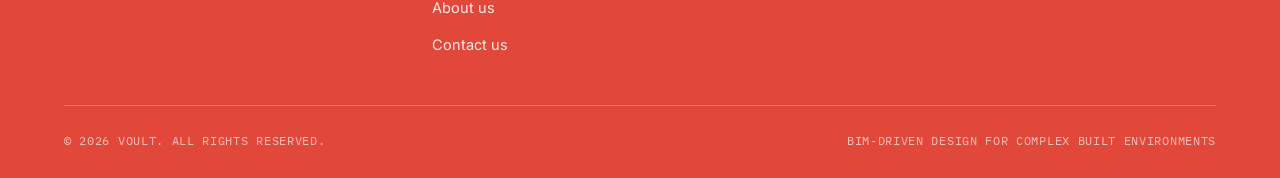
<file: voult-site/voult-site/contact.html>
<!doctype html>
<html lang="en">
<head>
<meta charset="UTF-8">
<meta name="viewport" content="width=device-width, initial-scale=1.0">
<title>Contact us | VOULT</title>
<meta name="description" content="Start a project with VOULT, BIM design consulting and coordination based in Calicut, India.">
<link rel="icon" href="assets/voult-icon-v2.png">
<link rel="preconnect" href="https://fonts.googleapis.com">
<link rel="preconnect" href="https://fonts.gstatic.com" crossorigin>
<link href="https://fonts.googleapis.com/css2?family=Big+Shoulders+Display:wght@600;700;800;900&family=Inter:wght@400;500;600&family=IBM+Plex+Mono:wght@400;500&display=swap" rel="stylesheet">
<link rel="stylesheet" href="styles.css">
</head>
<body>

<nav class="nav">
  <div class="wrap">
    <a href="index.html" class="brand">
      <img src="assets/voult-icon-v2.png" alt="VOULT">
      <span class="brand-word">VOULT</span>
      <span class="brand-tag">BIM-Driven Design</span>
    </a>
    <div class="nav-links">
      <a href="index.html">Home</a>
      <a href="expertise.html">Expertise</a>
      <a href="projects.html">Projects</a>
      <a href="about.html">About us</a>
      <a href="contact.html" class="active">Contact us</a>
    </div>
    <div style="display:flex; align-items:center; gap:10px;">
      <a href="contact.html" class="nav-cta">Start a project</a>
      <button class="nav-toggle" aria-label="Toggle menu"><span></span><span></span><span></span></button>
    </div>
  </div>
  <div class="mobile-menu">
    <a href="index.html">Home</a>
    <a href="expertise.html">Expertise</a>
    <a href="projects.html">Projects</a>
    <a href="about.html">About us</a>
    <a href="contact.html" class="active">Contact us</a>
  </div>
</nav>

<header class="page-head">
  <div class="wrap">
    <div class="eyebrow">Get in touch</div>
    <h1>Let's coordinate.</h1>
    <p class="sub">Tell us about the project: scope, disciplines involved, and where you are in the programme. We'll come back with how VOULT can help.</p>
  </div>
</header>

<section class="border-b">
  <div class="wrap contact-grid reveal">

    <form id="contact-form">
      <input type="hidden" name="access_key" value="4aaf42ba-6e40-4d88-b5cd-da233ee3158c">
      <input type="hidden" name="subject" value="New project enquiry from voult.co.in">
      <input type="hidden" name="from_name" value="VOULT Website">
      <input type="checkbox" name="botcheck" style="display:none" tabindex="-1" autocomplete="off">
      <div class="field">
        <label for="name">Name</label>
        <input type="text" id="name" name="name" required>
      </div>
      <div class="field">
        <label for="company">Company</label>
        <input type="text" id="company" name="company">
      </div>
      <div class="field">
        <label for="email">Email</label>
        <input type="email" id="email" name="email" required>
      </div>
      <div class="field">
        <label for="service">What do you need?</label>
        <select id="service" name="service">
          <option>BIM Design Consulting</option>
          <option>BIM Coordination</option>
          <option>Clash Detection &amp; Resolution</option>
          <option>3D / 4D / 5D Modelling</option>
          <option>Digital Twin &amp; As-Built</option>
          <option>Something else</option>
        </select>
      </div>
      <div class="field">
        <label for="message">Project details</label>
        <textarea id="message" name="message" rows="5" required></textarea>
      </div>
      <button type="submit" class="btn btn-coral">Send message <span class="btn-arrow">→</span></button>
      <p id="form-status" style="margin-top:12px; font-size:12.5px; color:var(--steel);">Sends straight to <b style="color:var(--ink-70);">voultco@outlook.com</b>. No email app required.</p>
    </form>

    <div>
      <dl class="contact-info">
        <dt>Email</dt>
        <dd><a href="mailto:voultco@outlook.com">voultco@outlook.com</a></dd>
        <dt>Studio</dt>
        <dd>Calicut, India</dd>
        <dt>LinkedIn</dt>
        <dd><a href="https://www.linkedin.com/company/voult.co/" target="_blank" rel="noopener">linkedin.com/company/voult.co ↗</a></dd>
        <dt>Focus</dt>
        <dd style="font-size:16px; font-family:var(--body); font-weight:400; color:var(--ink-70);">BIM design consulting &amp; coordination for complex built environments.</dd>
      </dl>

      <div class="map-block">
        <svg class="svg-wire" viewBox="0 0 600 340" preserveAspectRatio="xMidYMid meet" aria-hidden="true" style="width:100%;height:100%;">
          <g class="wire-dim" stroke="var(--line-strong)" stroke-width="1">
            <line x1="0" y1="60" x2="600" y2="60"/>
            <line x1="0" y1="120" x2="600" y2="120"/>
            <line x1="0" y1="180" x2="600" y2="180"/>
            <line x1="0" y1="240" x2="600" y2="240"/>
            <line x1="0" y1="300" x2="600" y2="300"/>
            <line x1="100" y1="0" x2="100" y2="340"/>
            <line x1="200" y1="0" x2="200" y2="340"/>
            <line x1="300" y1="0" x2="300" y2="340"/>
            <line x1="400" y1="0" x2="400" y2="340"/>
            <line x1="500" y1="0" x2="500" y2="340"/>
          </g>
          <circle cx="300" cy="170" r="6" fill="var(--coral)"/>
          <circle cx="300" cy="170" r="16" fill="none" stroke="var(--coral)" stroke-width="1.5" opacity="0.5"/>
          <circle cx="300" cy="170" r="28" fill="none" stroke="var(--coral)" stroke-width="1" opacity="0.3"/>
          <text x="316" y="166" font-family="IBM Plex Mono, monospace" font-size="11" fill="var(--steel)">CALICUT</text>
          <text x="316" y="182" font-family="IBM Plex Mono, monospace" font-size="10" fill="var(--steel)">11.2588° N, 75.7804° E</text>
        </svg>
      </div>
    </div>

  </div>
</section>

<footer>
  <div class="wrap">
    <div class="footer-top">
      <div class="footer-brand">
        <span class="brand-word">VOULT</span>
        <p>BIM-driven design consulting and coordination for complex built environments. Save time. Cut costs. Build right the first time.</p>
      </div>
      <div class="footer-col">
        <h4>Site</h4>
        <ul>
          <li><a href="index.html">Home</a></li>
          <li><a href="expertise.html">Expertise</a></li>
          <li><a href="projects.html">Projects</a></li>
          <li><a href="about.html">About us</a></li>
          <li><a href="contact.html">Contact us</a></li>
        </ul>
      </div>
      <div class="footer-col">
        <h4>Studio</h4>
        <ul>
          <li><p>Calicut, Kerala, India</p></li>
          <li><p>Architecture &amp; Planning</p></li>
        </ul>
      </div>
      <div class="footer-col">
        <h4>Connect</h4>
        <ul>
          <li><a href="https://www.linkedin.com/company/voult.co/" target="_blank" rel="noopener">LinkedIn ↗</a></li>
          <li><a href="mailto:voultco@outlook.com">voultco@outlook.com</a></li>
        </ul>
      </div>
    </div>
    <div class="footer-bottom">
      <span>© 2026 VOULT. All rights reserved.</span>
      <span>BIM-Driven Design for Complex Built Environments</span>
    </div>
  </div>
</footer>

<script src="script.js"></script>
</body>
</html>
</file>
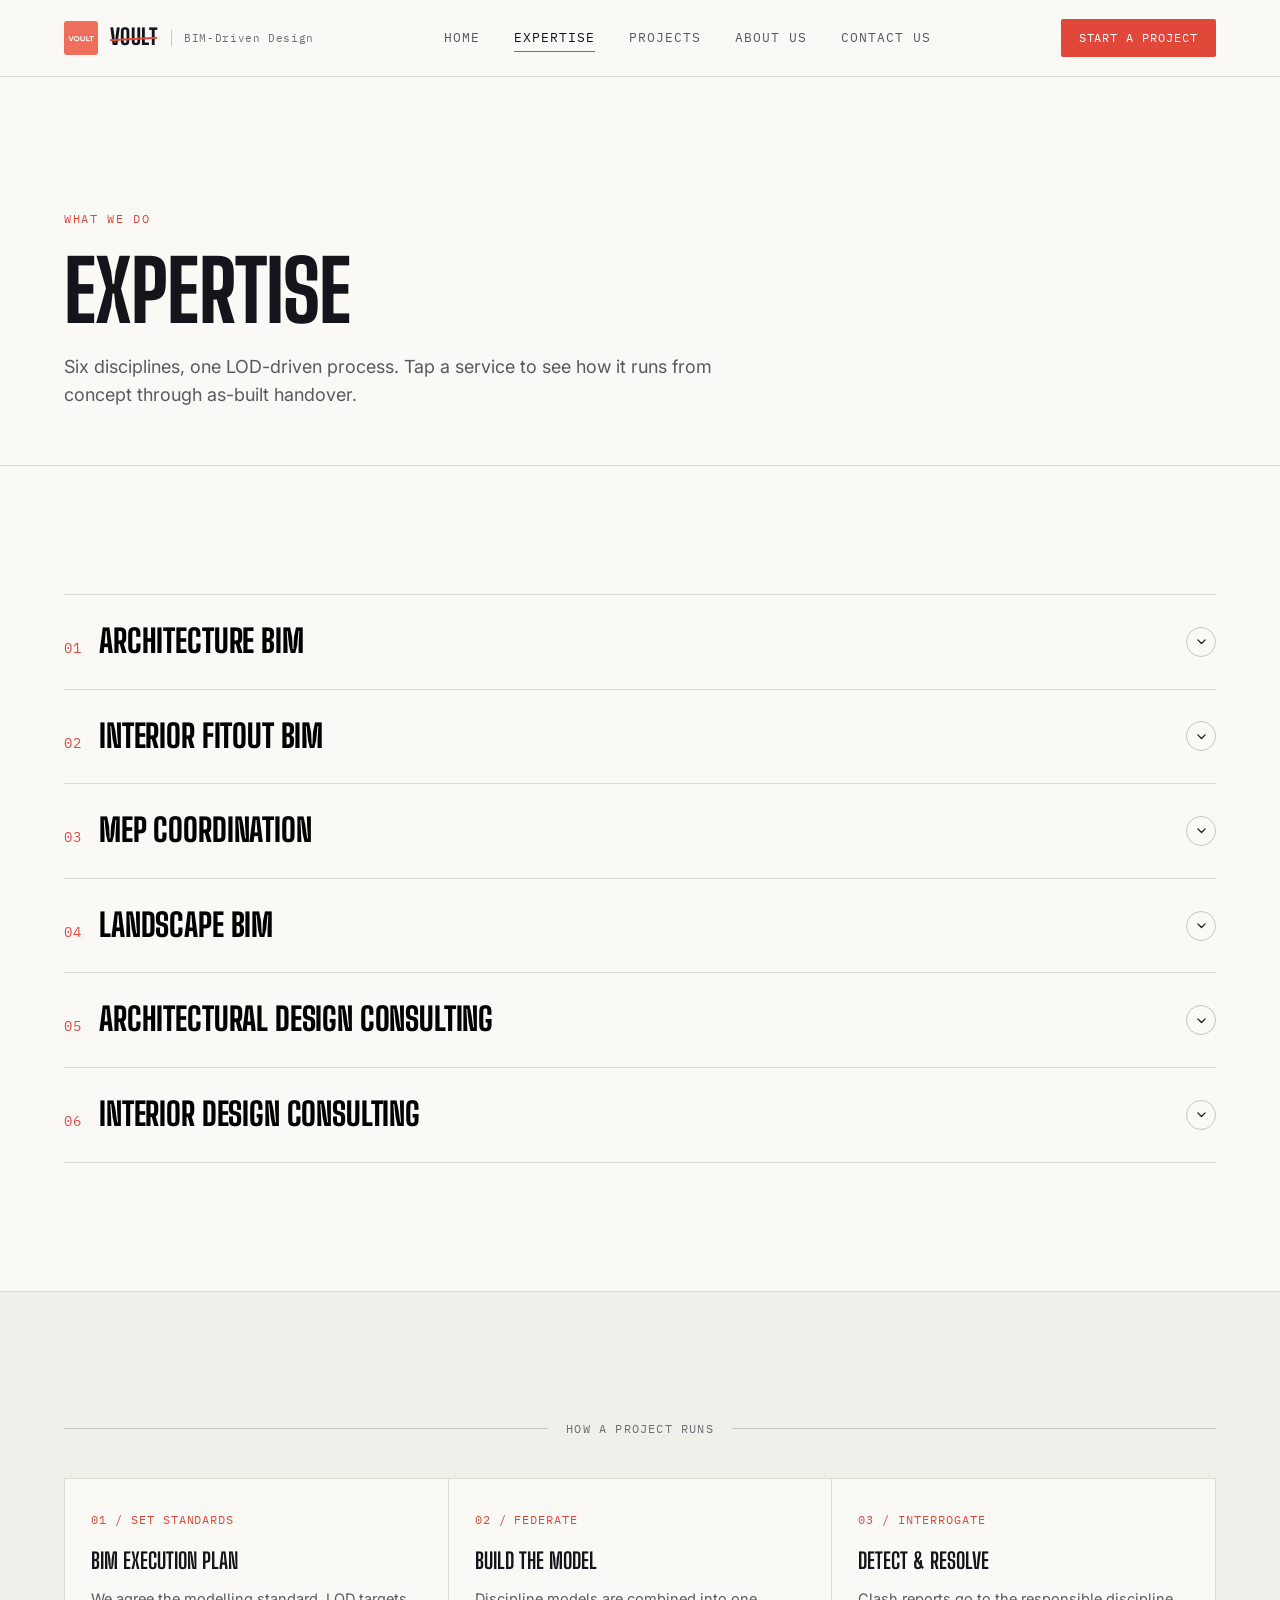
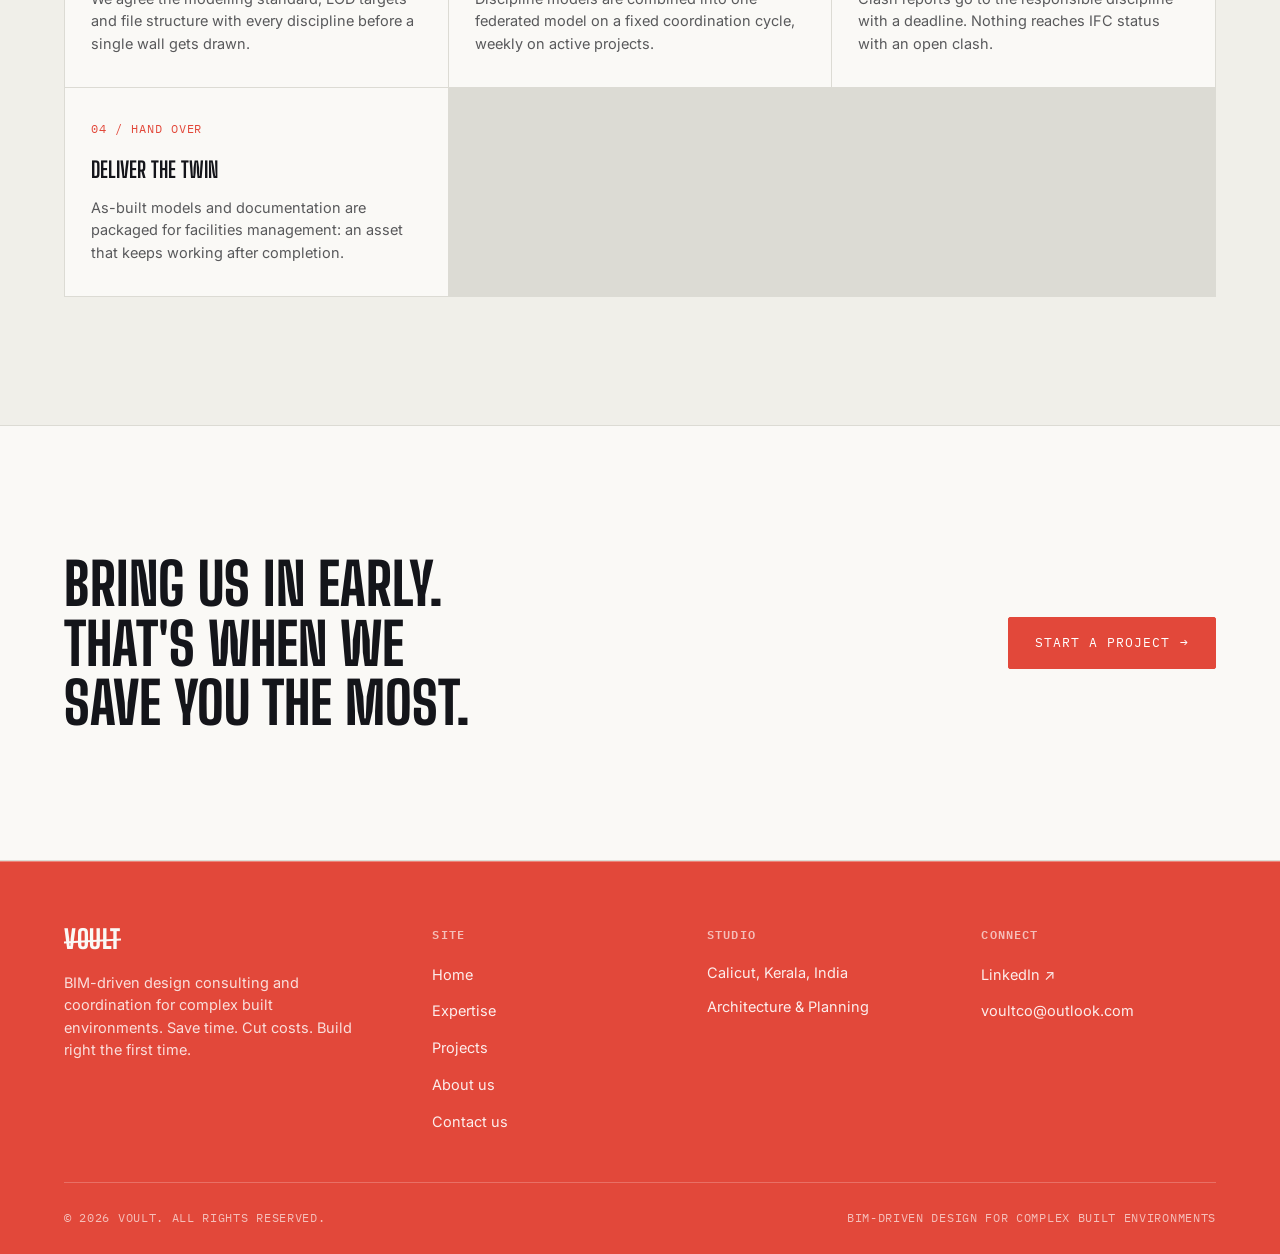
<file: voult-site/voult-site/expertise.html>
<!doctype html>
<html lang="en">
<head>
<meta charset="UTF-8">
<meta name="viewport" content="width=device-width, initial-scale=1.0">
<title>Expertise | VOULT</title>
<meta name="description" content="Architecture, interior fitout, MEP and landscape BIM through LOD 100 to 500, plus architectural and interior design consulting, for complex built environments.">
<link rel="icon" href="assets/voult-icon-v2.png">
<link rel="preconnect" href="https://fonts.googleapis.com">
<link rel="preconnect" href="https://fonts.gstatic.com" crossorigin>
<link href="https://fonts.googleapis.com/css2?family=Big+Shoulders+Display:wght@600;700;800;900&family=Inter:wght@400;500;600&family=IBM+Plex+Mono:wght@400;500&display=swap" rel="stylesheet">
<link rel="stylesheet" href="styles.css">
</head>
<body>

<nav class="nav">
  <div class="wrap">
    <a href="index.html" class="brand">
      <img src="assets/voult-icon-v2.png" alt="VOULT">
      <span class="brand-word">VOULT</span>
      <span class="brand-tag">BIM-Driven Design</span>
    </a>
    <div class="nav-links">
      <a href="index.html">Home</a>
      <a href="expertise.html" class="active">Expertise</a>
      <a href="projects.html">Projects</a>
      <a href="about.html">About us</a>
      <a href="contact.html">Contact us</a>
    </div>
    <div style="display:flex; align-items:center; gap:10px;">
      <a href="contact.html" class="nav-cta">Start a project</a>
      <button class="nav-toggle" aria-label="Toggle menu"><span></span><span></span><span></span></button>
    </div>
  </div>
  <div class="mobile-menu">
    <a href="index.html">Home</a>
    <a href="expertise.html" class="active">Expertise</a>
    <a href="projects.html">Projects</a>
    <a href="about.html">About us</a>
    <a href="contact.html">Contact us</a>
  </div>
</nav>

<header class="page-head">
  <div class="wrap">
    <div class="eyebrow">What we do</div>
    <h1>Expertise</h1>
    <p class="sub">Six disciplines, one LOD-driven process. Tap a service to see how it runs from concept through as-built handover.</p>
  </div>
</header>

<section class="border-b">
  <div class="wrap">
    <div class="svc-list reveal">

      <div class="svc-item">
        <button class="svc-head" aria-expanded="false">
          <span class="svc-head-left"><span class="svc-num">01</span><h3 class="svc-title">Architecture BIM</h3></span>
          <span class="svc-toggle" aria-hidden="true"><svg viewBox="0 0 16 16" fill="none"><path d="M3.5 6l4.5 4.5L12.5 6" stroke="currentColor" stroke-width="1.5" stroke-linecap="round" stroke-linejoin="round"/></svg></span>
        </button>
        <div class="svc-panel"><div class="svc-panel-inner">
        <ul class="svc-points">
          <li><b>Concept stage:</b> LOD 100, massing and spatial layout</li>
          <li><b>Design development:</b> LOD 200 to 300, generic to specific elements</li>
          <li><b>Coordination stage:</b> LOD 350, system interfaces with MEP and structure</li>
          <li><b>Construction documentation:</b> LOD 400, fabrication level detail where required</li>
          <li><b>Handover:</b> LOD 500, as built model matching constructed reality</li>
          <li><b>BEP alignment:</b> model progression tracked against BEP milestones at each stage</li>
          <li><b>4D linkage:</b> architectural elements sequenced against construction programme when 4D is scoped</li>
          <li>Sheet production and drawing sets at every stage</li>
          <li>As built documentation at closeout</li>
        </ul>
        </div></div>
      </div>

      <div class="svc-item">
        <button class="svc-head" aria-expanded="false">
          <span class="svc-head-left"><span class="svc-num">02</span><h3 class="svc-title">Interior Fitout BIM</h3></span>
          <span class="svc-toggle" aria-hidden="true"><svg viewBox="0 0 16 16" fill="none"><path d="M3.5 6l4.5 4.5L12.5 6" stroke="currentColor" stroke-width="1.5" stroke-linecap="round" stroke-linejoin="round"/></svg></span>
        </button>
        <div class="svc-panel"><div class="svc-panel-inner">
        <ul class="svc-points">
          <li><b>Concept stage:</b> LOD 100 to 200, layout and space planning</li>
          <li><b>Development stage:</b> LOD 300, joinery, finishes, fixed furniture</li>
          <li><b>Coordination:</b> clash checks against MEP and architecture before procurement</li>
          <li><b>Construction stage:</b> LOD 400 where fabrication detail is needed</li>
          <li><b>Handover:</b> LOD 500, as built fitout model</li>
          <li>FM relevant data tagged at handover for interior assets like fixed furniture and finishes</li>
        </ul>
        </div></div>
      </div>

      <div class="svc-item">
        <button class="svc-head" aria-expanded="false">
          <span class="svc-head-left"><span class="svc-num">03</span><h3 class="svc-title">MEP Coordination</h3></span>
          <span class="svc-toggle" aria-hidden="true"><svg viewBox="0 0 16 16" fill="none"><path d="M3.5 6l4.5 4.5L12.5 6" stroke="currentColor" stroke-width="1.5" stroke-linecap="round" stroke-linejoin="round"/></svg></span>
        </button>
        <div class="svc-panel"><div class="svc-panel-inner">
        <ul class="svc-points">
          <li><b>Concept stage:</b> LOD 100, system zoning and space allocation</li>
          <li><b>Design development:</b> LOD 200 to 300, routing and equipment sizing</li>
          <li><b>Coordination stage:</b> LOD 350, system interface modelling, this is where most clash detection happens</li>
          <li><b>Construction stage:</b> LOD 400, shop drawing level detail</li>
          <li><b>Handover:</b> LOD 500, as built MEP model</li>
          <li><b>5D linkage:</b> quantities extracted from MEP model for cost estimation, when 5D is scoped</li>
          <li class="full">COBie data structured through the project, not just at the end: equipment tags, asset data and maintenance schedules built into the model as it develops</li>
          <li><b>FM handover:</b> structured COBie export mapped to client FM system at project closeout</li>
          <li>BEP defines who inputs what COBie fields and when, this should be set at BEP stage, not left to handover</li>
        </ul>
        </div></div>
      </div>

      <div class="svc-item">
        <button class="svc-head" aria-expanded="false">
          <span class="svc-head-left"><span class="svc-num">04</span><h3 class="svc-title">Landscape BIM</h3></span>
          <span class="svc-toggle" aria-hidden="true"><svg viewBox="0 0 16 16" fill="none"><path d="M3.5 6l4.5 4.5L12.5 6" stroke="currentColor" stroke-width="1.5" stroke-linecap="round" stroke-linejoin="round"/></svg></span>
        </button>
        <div class="svc-panel"><div class="svc-panel-inner">
        <ul class="svc-points">
          <li><b>Concept stage:</b> LOD 100, site zoning and hardscape softscape layout</li>
          <li><b>Development stage:</b> LOD 200 to 300, planting, paving, drainage coordination</li>
          <li><b>Coordination:</b> site wide clash checks with architecture and MEP</li>
          <li><b>Handover:</b> LOD 500, as built landscape model</li>
          <li>FM data for irrigation systems and landscape assets where applicable</li>
        </ul>
        </div></div>
      </div>

      <div class="svc-item">
        <button class="svc-head" aria-expanded="false">
          <span class="svc-head-left"><span class="svc-num">05</span><h3 class="svc-title">Architectural Design Consulting</h3></span>
          <span class="svc-toggle" aria-hidden="true"><svg viewBox="0 0 16 16" fill="none"><path d="M3.5 6l4.5 4.5L12.5 6" stroke="currentColor" stroke-width="1.5" stroke-linecap="round" stroke-linejoin="round"/></svg></span>
        </button>
        <div class="svc-panel"><div class="svc-panel-inner">
        <ul class="svc-points">
          <li><b>Concept stage input:</b> design intent, spatial strategy</li>
          <li><b>Design development review:</b> buildability checks against model progression</li>
          <li>Ongoing alignment between design intent and BIM output through LOD stages</li>
        </ul>
        </div></div>
      </div>

      <div class="svc-item">
        <button class="svc-head" aria-expanded="false">
          <span class="svc-head-left"><span class="svc-num">06</span><h3 class="svc-title">Interior Design Consulting</h3></span>
          <span class="svc-toggle" aria-hidden="true"><svg viewBox="0 0 16 16" fill="none"><path d="M3.5 6l4.5 4.5L12.5 6" stroke="currentColor" stroke-width="1.5" stroke-linecap="round" stroke-linejoin="round"/></svg></span>
        </button>
        <div class="svc-panel"><div class="svc-panel-inner">
        <ul class="svc-points">
          <li>Concept development for interior spaces</li>
          <li>Material and finish direction</li>
          <li>Coordination handoff into fitout BIM at LOD 300 stage</li>
        </ul>
        </div></div>
      </div>

    </div>
  </div>
</section>

<!-- ============ PROCESS ============ -->
<section class="bg-dim border-b">
  <div class="wrap reveal">
    <div class="dim"><span class="dim-label">How a project runs</span></div>
    <div class="values-grid">
      <div class="value-cell">
        <div class="vnum">01 / SET STANDARDS</div>
        <h4>BIM Execution Plan</h4>
        <p>We agree the modelling standard, LOD targets and file structure with every discipline before a single wall gets drawn.</p>
      </div>
      <div class="value-cell">
        <div class="vnum">02 / FEDERATE</div>
        <h4>Build the model</h4>
        <p>Discipline models are combined into one federated model on a fixed coordination cycle, weekly on active projects.</p>
      </div>
      <div class="value-cell">
        <div class="vnum">03 / INTERROGATE</div>
        <h4>Detect &amp; resolve</h4>
        <p>Clash reports go to the responsible discipline with a deadline. Nothing reaches IFC status with an open clash.</p>
      </div>
      <div class="value-cell">
        <div class="vnum">04 / HAND OVER</div>
        <h4>Deliver the twin</h4>
        <p>As-built models and documentation are packaged for facilities management: an asset that keeps working after completion.</p>
      </div>
    </div>
  </div>
</section>

<section class="border-b">
  <div class="wrap cta-band reveal">
    <h2>Bring us in early. That's when we save you the most.</h2>
    <a href="contact.html" class="btn btn-coral">Start a project <span class="btn-arrow">→</span></a>
  </div>
</section>

<footer>
  <div class="wrap">
    <div class="footer-top">
      <div class="footer-brand">
        <span class="brand-word">VOULT</span>
        <p>BIM-driven design consulting and coordination for complex built environments. Save time. Cut costs. Build right the first time.</p>
      </div>
      <div class="footer-col">
        <h4>Site</h4>
        <ul>
          <li><a href="index.html">Home</a></li>
          <li><a href="expertise.html">Expertise</a></li>
          <li><a href="projects.html">Projects</a></li>
          <li><a href="about.html">About us</a></li>
          <li><a href="contact.html">Contact us</a></li>
        </ul>
      </div>
      <div class="footer-col">
        <h4>Studio</h4>
        <ul>
          <li><p>Calicut, Kerala, India</p></li>
          <li><p>Architecture &amp; Planning</p></li>
        </ul>
      </div>
      <div class="footer-col">
        <h4>Connect</h4>
        <ul>
          <li><a href="https://www.linkedin.com/company/voult.co/" target="_blank" rel="noopener">LinkedIn ↗</a></li>
          <li><a href="mailto:voultco@outlook.com">voultco@outlook.com</a></li>
        </ul>
      </div>
    </div>
    <div class="footer-bottom">
      <span>© 2026 VOULT. All rights reserved.</span>
      <span>BIM-Driven Design for Complex Built Environments</span>
    </div>
  </div>
</footer>

<script src="script.js"></script>
</body>
</html>
</file>
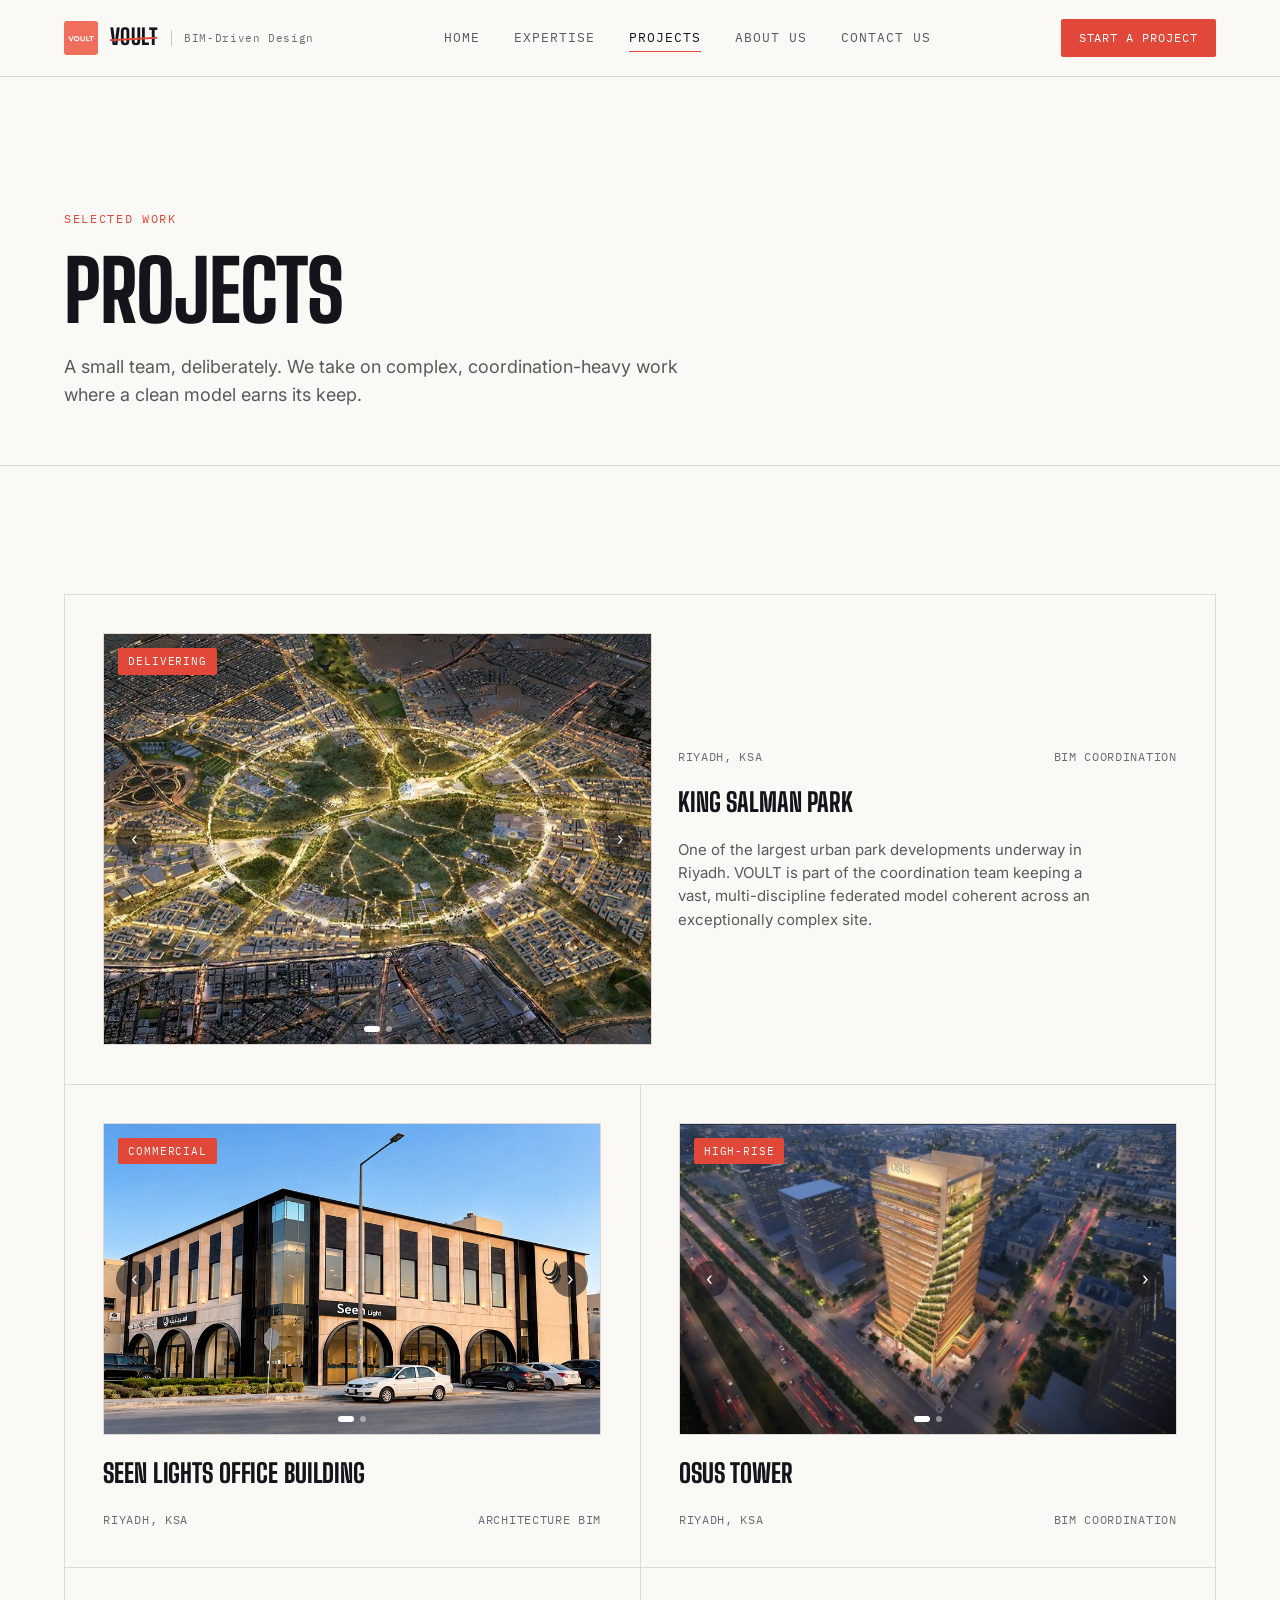
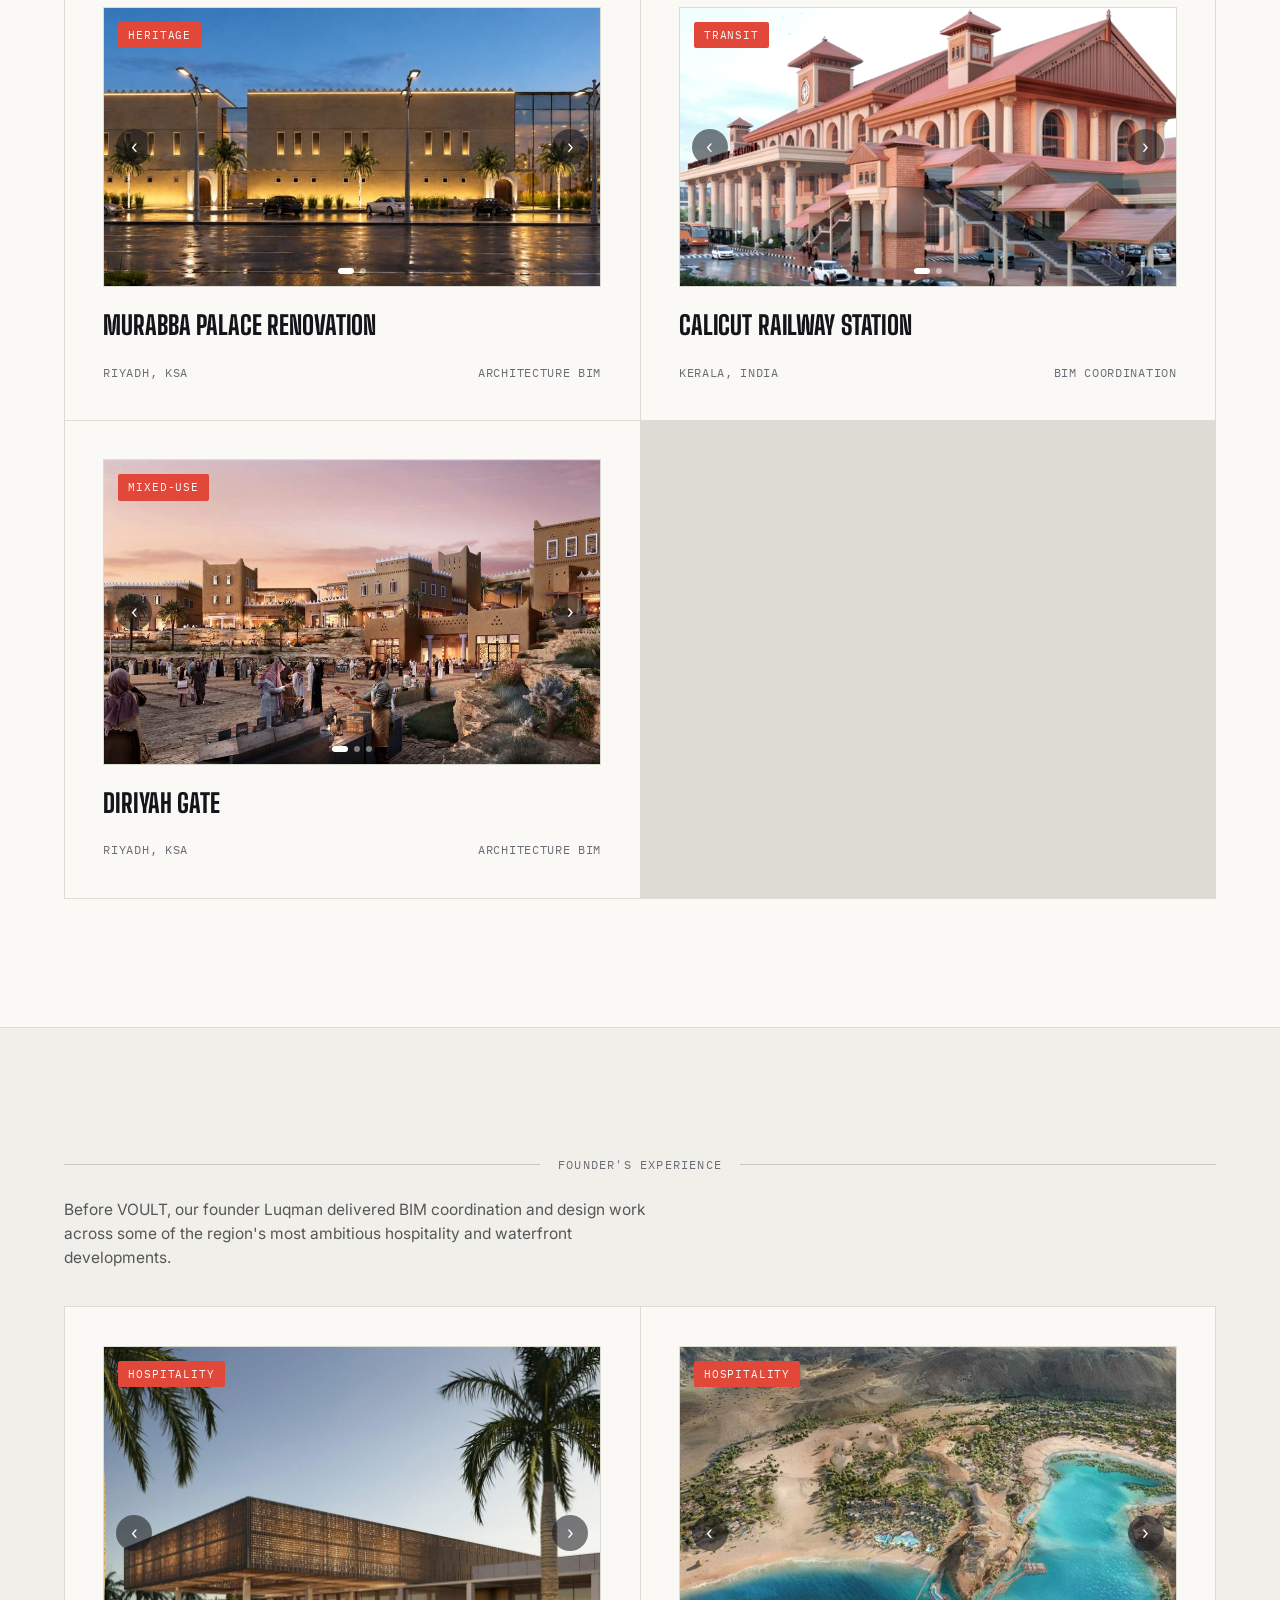
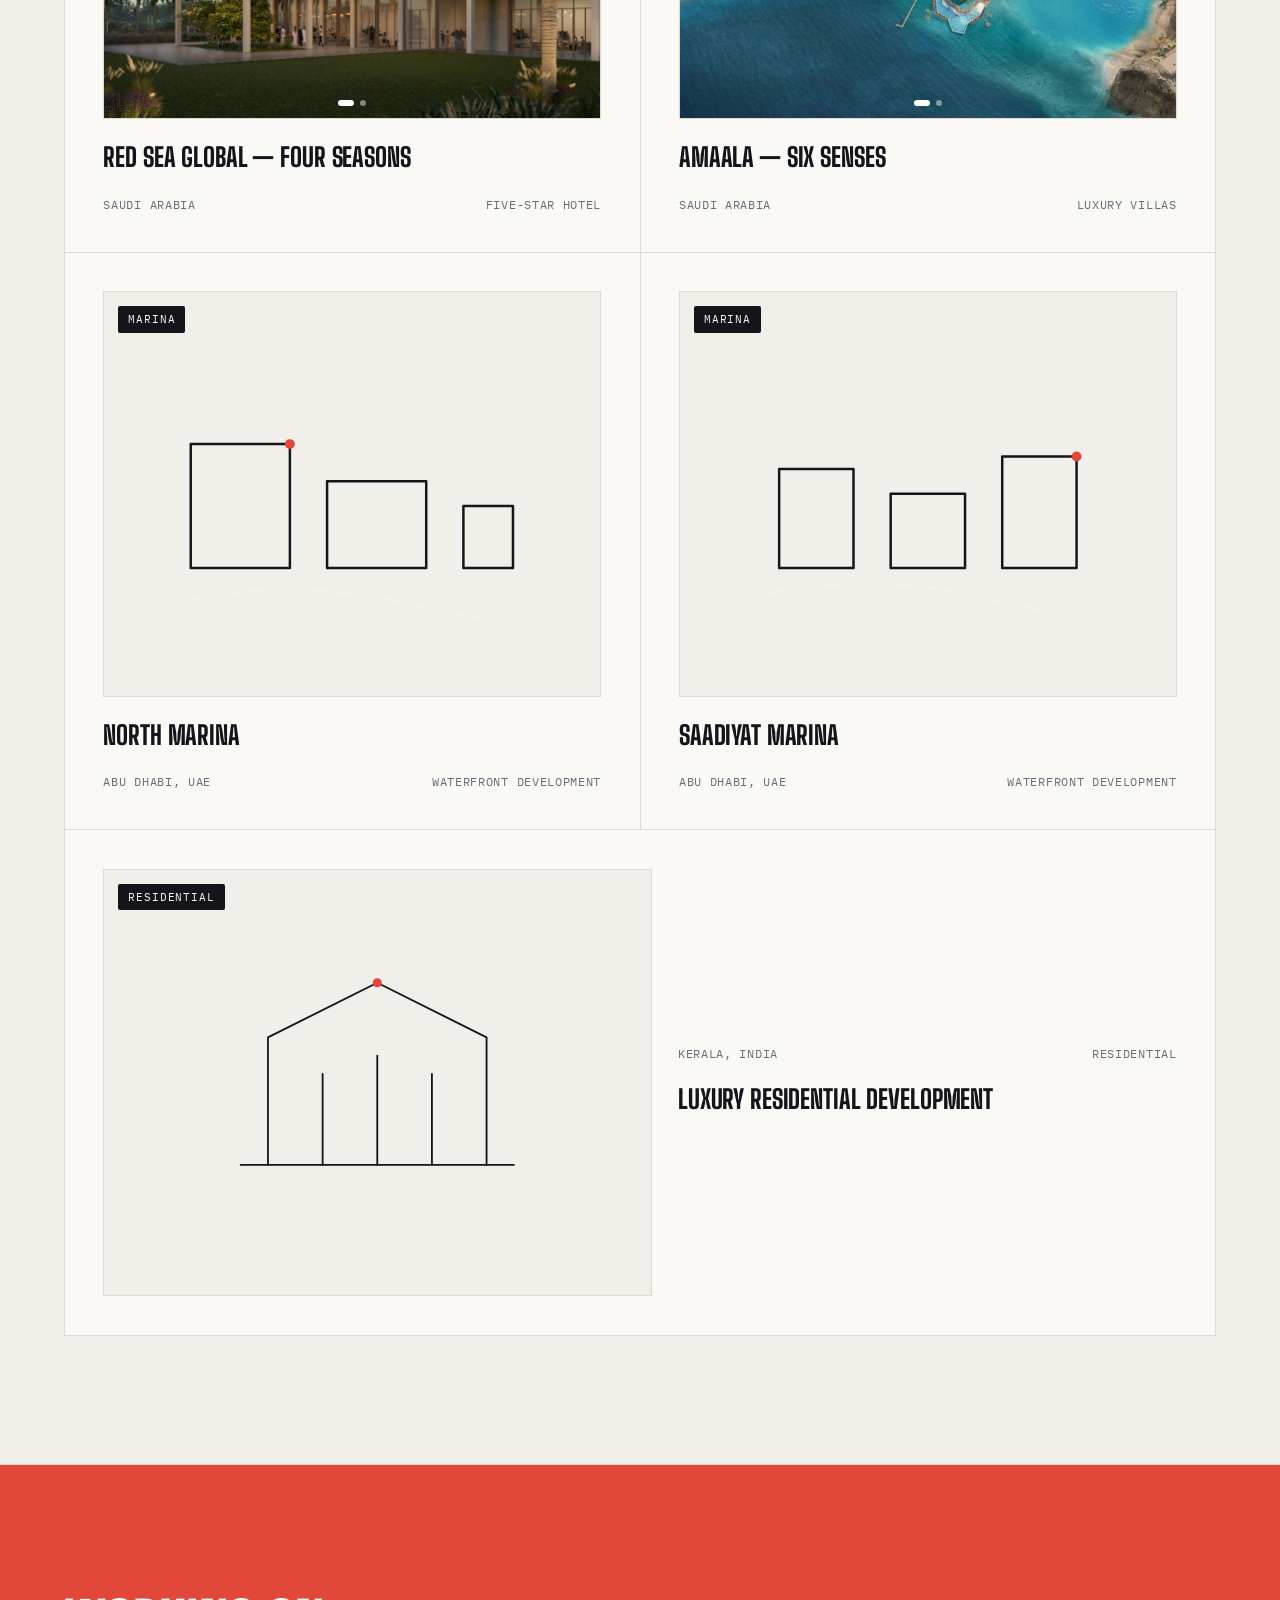
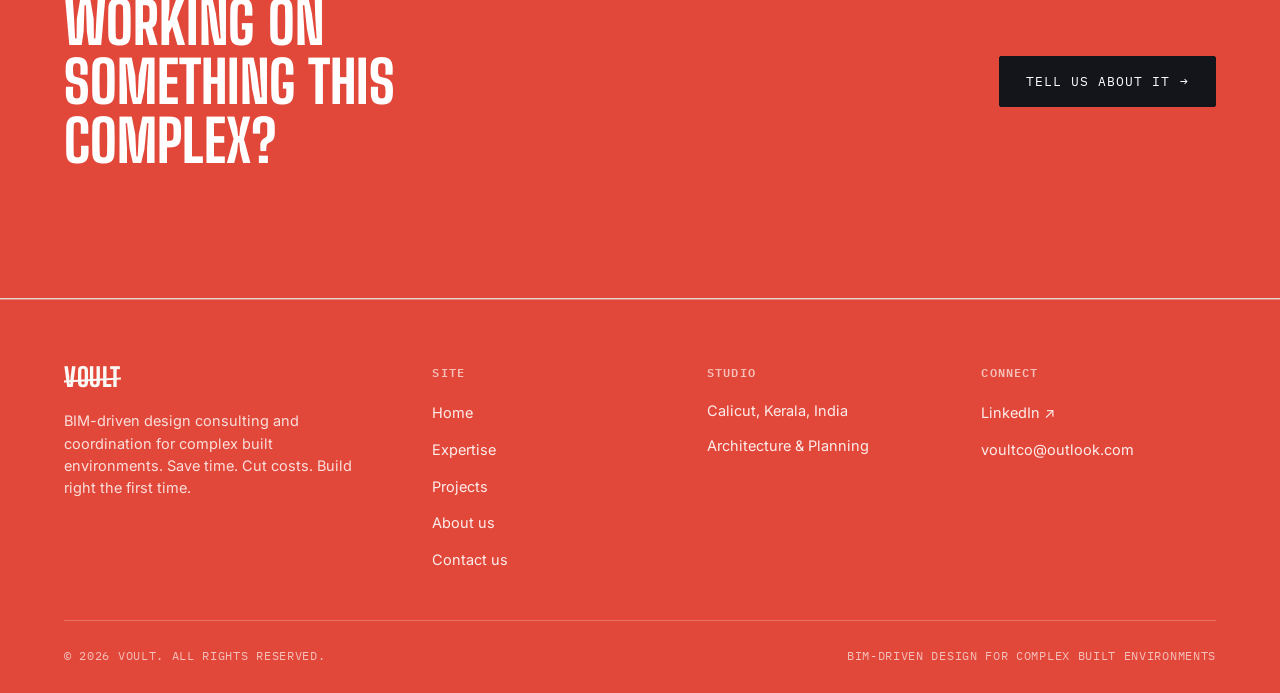
<file: voult-site/voult-site/projects.html>
<!doctype html>
<html lang="en">
<head>
<meta charset="UTF-8">
<meta name="viewport" content="width=device-width, initial-scale=1.0">
<title>Projects | VOULT</title>
<meta name="description" content="Selected VOULT work: BIM coordination on complex built environments, including King Salman Park, Riyadh.">
<link rel="icon" href="assets/voult-icon-v2.png">
<link rel="preconnect" href="https://fonts.googleapis.com">
<link rel="preconnect" href="https://fonts.gstatic.com" crossorigin>
<link href="https://fonts.googleapis.com/css2?family=Big+Shoulders+Display:wght@600;700;800;900&family=Inter:wght@400;500;600&family=IBM+Plex+Mono:wght@400;500&display=swap" rel="stylesheet">
<link rel="stylesheet" href="styles.css">
</head>
<body>

<nav class="nav">
  <div class="wrap">
    <a href="index.html" class="brand">
      <img src="assets/voult-icon-v2.png" alt="VOULT">
      <span class="brand-word">VOULT</span>
      <span class="brand-tag">BIM-Driven Design</span>
    </a>
    <div class="nav-links">
      <a href="index.html">Home</a>
      <a href="expertise.html">Expertise</a>
      <a href="projects.html" class="active">Projects</a>
      <a href="about.html">About us</a>
      <a href="contact.html">Contact us</a>
    </div>
    <div style="display:flex; align-items:center; gap:10px;">
      <a href="contact.html" class="nav-cta">Start a project</a>
      <button class="nav-toggle" aria-label="Toggle menu"><span></span><span></span><span></span></button>
    </div>
  </div>
  <div class="mobile-menu">
    <a href="index.html">Home</a>
    <a href="expertise.html">Expertise</a>
    <a href="projects.html" class="active">Projects</a>
    <a href="about.html">About us</a>
    <a href="contact.html">Contact us</a>
  </div>
</nav>

<header class="page-head">
  <div class="wrap">
    <div class="eyebrow">Selected work</div>
    <h1>Projects</h1>
    <p class="sub">A small team, deliberately. We take on complex, coordination-heavy work where a clean model earns its keep.</p>
  </div>
</header>

<section class="border-b">
  <div class="wrap reveal">
    <div class="proj-grid" id="proj-grid-main"><!-- rendered from assets/data/projects-data.js --></div>
  </div>
</section>

<section class="bg-dim border-b">
  <div class="wrap reveal">
    <div class="dim"><span class="dim-label">Founder's Experience</span></div>
    <p style="color:var(--ink-70); font-size:15.5px; max-width:60ch; margin:-16px 0 36px;">Before VOULT, our founder Luqman delivered BIM coordination and design work across some of the region's most ambitious hospitality and waterfront developments.</p>
    <div class="proj-grid" id="proj-grid-founders">
      <!-- Real founders' projects render here (from projects-data.js), before the concept placeholders below -->

      <div class="proj-card">
        <div class="proj-visual">
          <span class="proj-tag">Marina</span>
          <svg class="svg-wire" viewBox="0 0 400 320" preserveAspectRatio="xMidYMid meet" aria-hidden="true" style="width:100%;height:100%;">
            <g stroke="var(--ink)" stroke-width="2">
              <polyline points="70,120 150,120 150,220 70,220 70,120"/>
              <polyline points="180,150 260,150 260,220 180,220 180,150"/>
              <polyline points="290,170 330,170 330,220 290,220 290,170"/>
            </g>
            <g class="wire-dim" stroke="var(--steel)" stroke-width="1.2">
              <path d="M50,250 Q150,225 250,250 T360,240"/>
            </g>
            <circle cx="150" cy="120" r="4" fill="var(--coral)"/>
          </svg>
        </div>
        <h3>North Marina</h3>
        <div class="proj-meta-row"><span>Abu Dhabi, UAE</span><span>Waterfront Development</span></div>
      </div>

      <div class="proj-card">
        <div class="proj-visual">
          <span class="proj-tag">Marina</span>
          <svg class="svg-wire" viewBox="0 0 400 320" preserveAspectRatio="xMidYMid meet" aria-hidden="true" style="width:100%;height:100%;">
            <g stroke="var(--ink)" stroke-width="2">
              <polyline points="80,140 140,140 140,220 80,220 80,140"/>
              <polyline points="170,160 230,160 230,220 170,220 170,160"/>
              <polyline points="260,130 320,130 320,220 260,220 260,130"/>
            </g>
            <g class="wire-dim" stroke="var(--steel)" stroke-width="1.2">
              <path d="M50,245 Q150,220 250,245 T360,235"/>
            </g>
            <circle cx="320" cy="130" r="4" fill="var(--coral)"/>
          </svg>
        </div>
        <h3>Saadiyat Marina</h3>
        <div class="proj-meta-row"><span>Abu Dhabi, UAE</span><span>Waterfront Development</span></div>
      </div>

      <div class="proj-card proj-wide">
        <div class="proj-visual">
          <span class="proj-tag">Residential</span>
          <svg class="svg-wire" viewBox="0 0 600 460" preserveAspectRatio="xMidYMid meet" aria-hidden="true" style="width:100%;height:100%;">
            <g stroke="var(--ink)" stroke-width="2">
              <polyline points="180,320 180,180 300,120 420,180 420,320"/>
              <line x1="150" y1="320" x2="450" y2="320"/>
              <line x1="240" y1="320" x2="240" y2="220"/>
              <line x1="300" y1="320" x2="300" y2="200"/>
              <line x1="360" y1="320" x2="360" y2="220"/>
            </g>
            <g class="wire-dim" stroke="var(--steel)" stroke-width="1.2">
              <path d="M60,360 Q200,335 340,360 T560,350"/>
            </g>
            <circle cx="300" cy="120" r="5" fill="var(--coral)"/>
          </svg>
        </div>
        <div class="proj-body">
          <div class="proj-meta-row"><span>Kerala, India</span><span>Residential</span></div>
          <h3>Luxury Residential Development</h3>
        </div>
      </div>

    </div>
  </div>
</section>

<section class="bg-coral border-b">
  <div class="wrap cta-band reveal">
    <h2>Working on something this complex?</h2>
    <a href="contact.html" class="btn" style="background:var(--ink); color:#fff; border-color:var(--ink);">Tell us about it <span class="btn-arrow">→</span></a>
  </div>
</section>

<footer>
  <div class="wrap">
    <div class="footer-top">
      <div class="footer-brand">
        <span class="brand-word">VOULT</span>
        <p>BIM-driven design consulting and coordination for complex built environments. Save time. Cut costs. Build right the first time.</p>
      </div>
      <div class="footer-col">
        <h4>Site</h4>
        <ul>
          <li><a href="index.html">Home</a></li>
          <li><a href="expertise.html">Expertise</a></li>
          <li><a href="projects.html">Projects</a></li>
          <li><a href="about.html">About us</a></li>
          <li><a href="contact.html">Contact us</a></li>
        </ul>
      </div>
      <div class="footer-col">
        <h4>Studio</h4>
        <ul>
          <li><p>Calicut, Kerala, India</p></li>
          <li><p>Architecture &amp; Planning</p></li>
        </ul>
      </div>
      <div class="footer-col">
        <h4>Connect</h4>
        <ul>
          <li><a href="https://www.linkedin.com/company/voult.co/" target="_blank" rel="noopener">LinkedIn ↗</a></li>
          <li><a href="mailto:voultco@outlook.com">voultco@outlook.com</a></li>
        </ul>
      </div>
    </div>
    <div class="footer-bottom">
      <span>© 2026 VOULT. All rights reserved.</span>
      <span>BIM-Driven Design for Complex Built Environments</span>
    </div>
  </div>
</footer>

<script src="assets/data/projects-data.js"></script>
<script src="script.js"></script>
</body>
</html>
</file>
<file: voult-site/voult-site/styles.css>
/* ============================================================
   VOULT — BIM-Driven Design for Complex Built Environments
   Design system
   ============================================================ */

:root{
  --ink:        #14151a;
  --ink-70:     rgba(20,21,26,.7);
  --ink-45:     rgba(20,21,26,.45);
  --paper:      #faf9f6;
  --paper-dim:  #f0efe9;
  --coral:      #e2483a;
  --coral-dark: #b93327;
  --coral-tint: #fbe9e6;
  --steel:      #6b6d76;
  --line:       #dcdbd4;
  --line-strong:#c7c6be;

  --display:  'Big Shoulders Display', sans-serif;
  --body:     'Inter', sans-serif;
  --mono:     'IBM Plex Mono', monospace;

  --edge: clamp(20px, 5vw, 64px);
  --maxw: 1440px;
}

*,*::before,*::after{ box-sizing:border-box; }
html{ scroll-behavior:smooth; }
body{
  margin:0;
  background:var(--paper);
  color:var(--ink);
  font-family:var(--body);
  font-size:16px;
  line-height:1.55;
  -webkit-font-smoothing:antialiased;
}
img{ max-width:100%; display:block; }
a{ color:inherit; text-decoration:none; }
ul{ margin:0; padding:0; list-style:none; }
h1,h2,h3,h4{ margin:0; font-weight:600; }
p{ margin:0; }
button{ font-family:inherit; cursor:pointer; }

::selection{ background:var(--coral); color:#fff; }

a:focus-visible,
button:focus-visible,
input:focus-visible,
textarea:focus-visible{
  outline: 2px solid var(--coral);
  outline-offset: 3px;
}

@media (prefers-reduced-motion: reduce){
  *{ animation-duration:.001ms !important; animation-iteration-count:1 !important; transition-duration:.001ms !important; scroll-behavior:auto !important; }
}

.wrap{
  max-width:var(--maxw);
  margin:0 auto;
  padding-left:var(--edge);
  padding-right:var(--edge);
}

/* ---------- eyebrow / mono labels ---------- */
.eyebrow{
  font-family:var(--mono);
  font-size:12px;
  letter-spacing:.14em;
  text-transform:uppercase;
  color:var(--coral);
  display:inline-flex;
  align-items:center;
}

/* ---------- dimension-line divider (signature device) ----------
   Mirrors architectural drawing dimension lines: a hairline rule
   capped with perpendicular ticks, carrying a small measurement-
   style label. Used wherever we introduce a real, ordered set. */
.dim{
  display:flex;
  align-items:center;
  gap:16px;
  color:var(--steel);
  font-family:var(--mono);
  font-size:12px;
  letter-spacing:.1em;
  text-transform:uppercase;
  margin:0 0 40px;
}
.dim::before,.dim::after{
  content:"";
  flex:1;
  height:1px;
  background:var(--line-strong);
  position:relative;
}
.dim::before{ margin-right:0; }
.dim-label{
  white-space:nowrap;
  padding:0 2px;
}
.dim.dim-solo::after{ display:none; }
.dim.dim-solo::before{ display:none; }
.dim.dim-solo{ justify-content:flex-start; margin-bottom:22px; }
.dim.dim-solo .dim-label{ order:1; color:var(--coral); }

/* ============================================================
   NAV
   ============================================================ */
.nav{
  position:sticky; top:0; z-index:100;
  background:rgba(250,249,246,.88);
  backdrop-filter:blur(10px);
  border-bottom:1px solid var(--line);
}
.nav .wrap{
  display:flex;
  align-items:center;
  justify-content:space-between;
  height:76px;
}
.brand{
  display:flex;
  align-items:center;
  gap:12px;
}
.brand img{
  width:34px; height:34px;
  border-radius:3px;
}
.brand-word{
  font-family:var(--display);
  font-weight:800;
  font-size:22px;
  letter-spacing:.02em;
  line-height:1;
  position:relative;
  padding-bottom:2px;
}
.brand-word{ color:var(--ink); transition:color .35s ease; }
.brand-word::after{
  content:"";
  position:absolute;
  left:0; right:0; top:52%;
  height:2px;
  background:var(--coral);
  transform:skewY(-3deg);
  transition:background .35s ease;
}
/* Logo hover: colours swap — black text goes logo-red, red strike goes black */
.brand:hover .brand-word{ color:var(--coral); }
.brand:hover .brand-word::after{ background:var(--ink); }
.brand-tag{
  display:none;
}
@media (min-width:900px){
  .brand-tag{
    display:block;
    font-family:var(--mono);
    font-size:10.5px;
    letter-spacing:.06em;
    color:var(--steel);
    border-left:1px solid var(--line-strong);
    padding-left:12px;
    margin-left:2px;
  }
}

.nav-links{
  display:none;
  align-items:center;
  gap:2px;
}
@media (min-width:820px){
  .nav-links{ display:flex; }
}
.nav-links a{
  font-family:var(--mono);
  font-size:12.5px;
  letter-spacing:.08em;
  text-transform:uppercase;
  color:var(--ink-70);
  padding:10px 16px;
  position:relative;
}
.nav-links a::after{
  content:"";
  position:absolute;
  left:16px; right:16px; bottom:6px;
  height:1px;
  background:var(--coral);
  transform:scaleX(0);
  transform-origin:left;
  transition:transform .25s ease;
}
.nav-links a:hover{ color:var(--ink); }
.nav-links a:hover::after{ transform:scaleX(1); }
.nav-links a.active{ color:var(--ink); }
.nav-links a.active::after{ transform:scaleX(1); }

.nav-cta{
  display:none;
}
@media (min-width:820px){
  .nav-cta{
    display:inline-flex;
    align-items:center;
    gap:8px;
    font-family:var(--mono);
    font-size:12px;
    letter-spacing:.08em;
    text-transform:uppercase;
    background:var(--coral);
    color:#fff;
    padding:10px 18px;
    border-radius:2px;
    transition:background .2s ease;
  }
  .nav-cta:hover{ background:var(--coral-dark); }
}

.nav-toggle{
  display:flex;
  align-items:center;
  justify-content:center;
  width:40px; height:40px;
  background:none; border:none;
  flex-direction:column; gap:5px;
}
@media (min-width:820px){ .nav-toggle{ display:none; } }
.nav-toggle span{
  width:22px; height:1.5px; background:var(--ink); display:block;
  transition:transform .25s ease, opacity .25s ease;
}
.nav-toggle.open span:nth-child(1){ transform:translateY(6.5px) rotate(45deg); }
.nav-toggle.open span:nth-child(2){ opacity:0; }
.nav-toggle.open span:nth-child(3){ transform:translateY(-6.5px) rotate(-45deg); }

.mobile-menu{
  display:none;
  flex-direction:column;
  background:var(--paper);
  border-bottom:1px solid var(--line);
}
.mobile-menu.open{ display:flex; }
@media (min-width:820px){ .mobile-menu{ display:none !important; } }
.mobile-menu a{
  font-family:var(--mono);
  font-size:14px;
  letter-spacing:.08em;
  text-transform:uppercase;
  padding:16px var(--edge);
  border-top:1px solid var(--line);
}
.mobile-menu a.active{ color:var(--coral); }

/* ============================================================
   BUTTONS
   ============================================================ */
.btn{
  display:inline-flex;
  align-items:center;
  gap:10px;
  font-family:var(--mono);
  font-size:12.5px;
  letter-spacing:.08em;
  text-transform:uppercase;
  padding:15px 26px;
  border-radius:2px;
  border:1px solid var(--ink);
  transition:all .22s ease;
  white-space:nowrap;
}
.btn-dark{ background:var(--ink); color:var(--paper); }
.btn-dark:hover{ background:var(--coral); border-color:var(--coral); }
.btn-line{ background:transparent; color:var(--ink); }
.btn-line:hover{ background:var(--ink); color:var(--paper); }
.btn-coral{ background:var(--coral); color:#fff; border-color:var(--coral); }
.btn-coral:hover{ background:var(--coral-dark); border-color:var(--coral-dark); }
.btn-arrow{ transition:transform .22s ease; }
.btn:hover .btn-arrow{ transform:translateX(4px); }

/* ============================================================
   HERO
   ============================================================ */
.hero{
  position:relative;
  min-height:92vh;
  display:flex;
  flex-direction:column;
  justify-content:center;
  overflow:hidden;
  border-bottom:1px solid var(--line);
}
.hero-grid-bg{
  position:absolute; inset:0;
  background-image:
    linear-gradient(var(--line) 1px, transparent 1px),
    linear-gradient(90deg, var(--line) 1px, transparent 1px);
  background-size:56px 56px;
  mask-image:radial-gradient(ellipse 90% 70% at 65% 40%, #000 30%, transparent 80%);
  opacity:.7;
}
.hero-inner{
  position:relative;
  padding-top:64px;
  padding-bottom:56px;
  display:grid;
  grid-template-columns:1fr;
  gap:40px;
}
@media (min-width:980px){
  .hero-inner{ grid-template-columns:1.3fr .9fr; align-items:end; gap:24px; }
}
.hero-eyebrow{ margin-bottom:26px; }
.hero h1{
  font-family:var(--display);
  font-weight:800;
  font-size:clamp(44px, 8.6vw, 118px);
  line-height:.92;
  letter-spacing:-.01em;
  text-transform:uppercase;
}
.hero h1 .strike{
  position:relative;
  color:var(--ink-45);
}
.hero h1 .strike::after{
  content:"";
  position:absolute;
  left:-2%; right:-2%; top:46%;
  height:.06em;
  background:var(--coral);
  transform:skewY(-2deg);
}
.hero h1 em{
  font-style:normal;
  color:var(--coral);
}
.hero-side{
  border-left:1px solid var(--line-strong);
  padding-left:28px;
}
.hero-side p{
  font-size:17px;
  color:var(--ink-70);
  max-width:38ch;
  margin-bottom:28px;
}
.hero-btns{ display:flex; flex-wrap:wrap; gap:12px; }

.hero-scroll{
  position:relative;
  display:flex;
  align-items:center;
  gap:14px;
  padding:20px var(--edge);
  border-top:1px solid var(--line);
  font-family:var(--mono);
  font-size:11.5px;
  letter-spacing:.1em;
  text-transform:uppercase;
  color:var(--steel);
}
.hero-scroll .line{
  width:52px; height:1px; background:var(--line-strong);
  position:relative; overflow:hidden;
}
.hero-scroll .line::after{
  content:"";
  position:absolute; top:0; left:-100%; width:100%; height:100%;
  background:var(--coral);
  animation:travel 2.6s ease-in-out infinite;
}
@keyframes travel{
  0%{ left:-100%; } 50%{ left:100%; } 100%{ left:100%; }
}

/* ============================================================
   TICKER
   ============================================================ */
.ticker{
  background:var(--ink);
  color:var(--paper);
  overflow:hidden;
  white-space:nowrap;
  border-bottom:1px solid var(--line);
}
.ticker-track{
  display:inline-flex;
  align-items:center;
  animation:ticker 32s linear infinite;
}
.ticker-track span{
  font-family:var(--mono);
  font-size:13px;
  letter-spacing:.14em;
  text-transform:uppercase;
  padding:16px 0;
  display:inline-flex;
  align-items:center;
}
.ticker-track span::after{
  content:"—";
  color:var(--coral);
  margin:0 28px;
}
@keyframes ticker{
  from{ transform:translateX(0); }
  to{ transform:translateX(-50%); }
}

/* ============================================================
   SECTION SPACING
   ============================================================ */
section{ padding:clamp(64px, 10vw, 128px) 0; }
.section-tight{ padding:clamp(48px, 7vw, 88px) 0; }
.bg-dim{ background:var(--paper-dim); }
.bg-ink{ background:var(--ink); color:var(--paper); }
.bg-coral{ background:var(--coral); color:#fff; }
.border-b{ border-bottom:1px solid var(--line); }
.border-t{ border-top:1px solid var(--line); }

/* ---------- statement / editorial split ---------- */
.statement{
  display:grid;
  grid-template-columns:1fr;
  gap:28px;
}
@media (min-width:860px){
  .statement{ grid-template-columns:.7fr 2fr; gap:48px; }
}
.statement h2{
  font-family:var(--display);
  font-weight:700;
  font-size:clamp(28px, 3.6vw, 44px);
  line-height:1.18;
  letter-spacing:-.005em;
}
.statement h2 .accent{ color:var(--coral); }
.statement .lede{
  font-size:clamp(18px, 2vw, 22px);
  color:var(--ink-70);
  max-width:48ch;
}

/* ============================================================
   NUMBERED ROWS (expertise / process — real ordered content)
   ============================================================ */
.rows{ border-top:1px solid var(--line); }
.row-item{
  border-bottom:1px solid var(--line);
  padding:34px 0;
  display:grid;
  grid-template-columns:auto 1fr;
  gap:16px 28px;
  align-items:start;
  transition:background .25s ease;
}
@media (min-width:760px){
  .row-item{ grid-template-columns:80px 1.3fr 1.7fr; align-items:center; padding:40px 0; }
}
.row-item:hover{ background:var(--paper-dim); }
.row-num{
  font-family:var(--mono);
  font-size:14px;
  color:var(--coral);
}
.row-title{
  font-family:var(--display);
  font-weight:700;
  font-size:clamp(24px, 3vw, 34px);
  text-transform:uppercase;
  letter-spacing:-.005em;
}
.row-desc{
  color:var(--ink-70);
  font-size:15.5px;
  max-width:52ch;
}
.row-item .row-arrow{
  display:none;
}
@media (min-width:760px){
  .row-item{ grid-template-columns:80px 1.1fr 1.6fr 40px; }
  .row-item .row-arrow{
    display:flex; justify-content:flex-end;
    color:var(--line-strong);
    transition:transform .25s ease, color .25s ease;
    font-size:20px;
  }
  .row-item:hover .row-arrow{ transform:translateX(6px); color:var(--coral); }
}

/* ============================================================
   FEATURE PANEL (project spotlight)
   ============================================================ */
.feature{
  display:grid;
  grid-template-columns:1fr;
  border:1px solid var(--line);
}
@media (min-width:900px){
  .feature{ grid-template-columns:1fr 1fr; }
}
.feature-visual{
  position:relative;
  aspect-ratio:4/3;
  background:var(--ink);
  overflow:hidden;
}
@media (min-width:900px){ .feature-visual{ aspect-ratio:auto; min-height:100%; } }
.feature-copy{
  padding:clamp(28px,4vw,56px);
  display:flex;
  flex-direction:column;
  justify-content:center;
  gap:20px;
  border-top:1px solid var(--line);
}
@media (min-width:900px){
  .feature-copy{ border-top:none; border-left:1px solid var(--line); }
}
.feature-copy h3{
  font-family:var(--display);
  font-weight:800;
  font-size:clamp(30px,4vw,52px);
  text-transform:uppercase;
  line-height:1.02;
}
.feature-meta{
  display:flex; flex-wrap:wrap; gap:10px 22px;
  font-family:var(--mono);
  font-size:12px;
  letter-spacing:.06em;
  text-transform:uppercase;
  color:var(--steel);
}
.feature-meta b{ color:var(--ink); font-weight:600; }
.feature-copy p{ color:var(--ink-70); font-size:15.5px; max-width:52ch; }
.feature-visual img{ width:100%; height:100%; object-fit:cover; display:block; }
.feature + .feature{ margin-top:28px; }
@media (min-width:900px){
  .feature-alt .feature-visual{ order:2; }
  .feature-alt .feature-copy{ order:1; border-left:none; border-right:1px solid var(--line); }
}

/* ============================================================
   CTA BAND
   ============================================================ */
.cta-band{
  display:flex; flex-direction:column; gap:28px;
  align-items:flex-start;
}
@media (min-width:760px){
  .cta-band{ flex-direction:row; align-items:center; justify-content:space-between; }
}
.cta-band h2{
  font-family:var(--display);
  font-weight:800;
  font-size:clamp(30px,5vw,58px);
  text-transform:uppercase;
  line-height:1.02;
  max-width:16ch;
}

/* ============================================================
   FOOTER
   ============================================================ */
footer{
  background:var(--coral);
  color:var(--paper);
  padding:64px 0 28px;
  border-top:1px solid rgba(255,255,255,.32);
}
.footer-top{
  display:grid;
  gap:40px;
  grid-template-columns:1fr;
  padding-bottom:48px;
  border-bottom:1px solid rgba(255,255,255,.22);
}
@media (min-width:760px){
  .footer-top{ grid-template-columns:1.4fr 1fr 1fr 1fr; }
}
.footer-brand .brand-word{ color:var(--paper); font-size:26px; }
.footer-brand .brand-word::after{ background:var(--paper); }
.footer-brand p{
  margin-top:16px;
  color:rgba(255,255,255,.82);
  font-size:14.5px;
  max-width:34ch;
}
.footer-col h4{
  font-family:var(--mono);
  font-size:11.5px;
  letter-spacing:.1em;
  text-transform:uppercase;
  color:rgba(255,255,255,.65);
  margin-bottom:18px;
}
.footer-col ul{ display:flex; flex-direction:column; gap:12px; }
.footer-col a, .footer-col p{
  font-size:14.5px;
  color:rgba(255,255,255,.9);
}
.footer-col a:hover{ color:var(--ink); }
.footer-bottom{
  display:flex; flex-wrap:wrap; gap:12px;
  justify-content:space-between;
  padding-top:26px;
  font-family:var(--mono);
  font-size:11.5px;
  letter-spacing:.06em;
  text-transform:uppercase;
  color:rgba(255,255,255,.65);
}

/* ============================================================
   GENERIC PAGE HEADER (interior pages)
   ============================================================ */
.page-head{
  padding-top:calc(64px + var(--edge));
  padding-bottom:56px;
  border-bottom:1px solid var(--line);
}
.page-head .eyebrow{ margin-bottom:22px; }
.page-head h1{
  font-family:var(--display);
  font-weight:800;
  font-size:clamp(40px, 7vw, 84px);
  text-transform:uppercase;
  line-height:.96;
  letter-spacing:-.01em;
}
.page-head .sub{
  margin-top:22px;
  font-size:18px;
  color:var(--ink-70);
  max-width:60ch;
}

/* ============================================================
   REVEAL ON SCROLL
   ============================================================ */
.reveal{
  opacity:0;
  transform:translateY(18px);
  transition:opacity .7s ease, transform .7s ease;
}
.reveal.in{ opacity:1; transform:translateY(0); }

/* ============================================================
   PROJECTS GRID (projects.html)
   ============================================================ */
.proj-grid{
  display:grid;
  grid-template-columns:1fr;
  gap:1px;
  background:var(--line);
  border:1px solid var(--line);
}
@media (min-width:760px){
  .proj-grid{ grid-template-columns:1fr 1fr; grid-auto-flow:dense; }
}
.proj-card{
  background:var(--paper);
  padding:clamp(26px,3vw,40px);
  display:flex;
  flex-direction:column;
  gap:18px;
  min-height:340px;
  position:relative;
}
.proj-card .proj-visual{
  flex:1;
  border:1px solid var(--line);
  position:relative;
  overflow:hidden;
  background:var(--paper-dim);
  min-height:160px;
}
.proj-card .proj-tag{
  position:absolute; top:14px; left:14px;
  font-family:var(--mono); font-size:10.5px; letter-spacing:.08em;
  text-transform:uppercase; background:var(--ink); color:var(--paper);
  padding:5px 10px; border-radius:2px; z-index:2;
}
.proj-card .proj-tag.status-live{ background:var(--coral); }
.proj-card h3{
  font-family:var(--display); font-weight:800; font-size:26px;
  text-transform:uppercase; letter-spacing:-.005em;
}
.proj-meta-row{
  display:flex; justify-content:space-between; gap:12px;
  font-family:var(--mono); font-size:11.5px; letter-spacing:.06em;
  text-transform:uppercase; color:var(--steel);
}
.proj-card.proj-wide{ grid-column:1 / -1; }
@media (min-width:760px){
  .proj-card.proj-wide{ display:grid; grid-template-columns:1.1fr 1fr; min-height:420px; gap:26px; }
  .proj-card.proj-wide .proj-visual{ min-height:100%; }
  .proj-card.proj-wide .proj-body{ display:flex; flex-direction:column; justify-content:center; gap:16px; }
}

/* Swipeable project image slider (touch swipe + arrows + dots) */
.proj-slider{
  position:relative;
  width:100%; height:100%;
  min-height:260px;
  overflow:hidden;
  background:var(--ink);
}
.proj-slider-track{
  display:flex;
  width:100%; height:100%;
  overflow-x:auto;
  scroll-snap-type:x mandatory;
  scrollbar-width:none;
  -ms-overflow-style:none;
}
.proj-slider-track::-webkit-scrollbar{ display:none; }
.proj-slide{
  flex:0 0 100%;
  scroll-snap-align:start;
  height:100%;
}
.proj-slide img{
  width:100%; height:100%;
  object-fit:cover;
  display:block;
  filter:saturate(0.94) contrast(1.03);
}
.slider-arrow{
  position:absolute; top:50%; transform:translateY(-50%);
  width:36px; height:36px;
  border-radius:50%;
  border:none;
  background:rgba(20,21,26,.55);
  color:#fff;
  font-size:18px;
  line-height:1;
  display:flex; align-items:center; justify-content:center;
  cursor:pointer;
  transition:background .2s ease;
  z-index:3;
}
.slider-arrow:hover{ background:var(--coral); }
.slider-arrow.prev{ left:12px; }
.slider-arrow.next{ right:12px; }
.slider-dots{
  position:absolute; left:0; right:0; bottom:12px;
  display:flex; justify-content:center; gap:6px;
  z-index:3;
}
.slider-dots button{
  width:6px; height:6px;
  border-radius:50%;
  border:none;
  background:rgba(255,255,255,.45);
  padding:0;
  cursor:pointer;
  transition:background .2s ease, width .2s ease, border-radius .2s ease;
}
.slider-dots button.active{
  background:#fff;
  width:16px;
  border-radius:3px;
}

/* ============================================================
   SERVICE DETAIL LIST (expertise.html — LOD-staged breakdown)
   Accordion: collapsed by default, expands on click/tap
   ============================================================ */
.svc-list{ border-top:1px solid var(--line); }
.svc-item{
  border-bottom:1px solid var(--line);
}
.svc-head{
  display:flex;
  align-items:center;
  justify-content:space-between;
  gap:18px;
  width:100%;
  padding:30px 0;
  background:none;
  border:none;
  text-align:left;
  cursor:pointer;
  -webkit-tap-highlight-color:transparent;
}
.svc-head:hover{ opacity:.75; }
.svc-head-left{
  display:flex;
  align-items:baseline;
  gap:18px;
}
.svc-num{
  font-family:var(--mono);
  color:var(--coral);
  font-size:14px;
  letter-spacing:.04em;
}
.svc-title{
  font-family:var(--display);
  font-weight:800;
  text-transform:uppercase;
  font-size:clamp(22px, 3vw, 32px);
  letter-spacing:-.005em;
  line-height:1.05;
}
.svc-toggle{
  flex:0 0 auto;
  width:30px; height:30px;
  border-radius:50%;
  border:1px solid var(--line-strong);
  display:flex; align-items:center; justify-content:center;
  position:relative;
  color:var(--ink);
  transition:border-color .2s ease, background .2s ease, color .2s ease, transform .3s cubic-bezier(.2,.8,.2,1);
}
.svc-toggle svg{ width:13px; height:13px; display:block; }
.svc-head:hover .svc-toggle,
.svc-head:focus-visible .svc-toggle{
  background:var(--coral);
  border-color:var(--coral);
  color:#fff;
}
.svc-item.open .svc-toggle{
  background:var(--coral);
  border-color:var(--coral);
  color:#fff;
  transform:rotate(180deg);
}

.svc-panel{
  display:grid;
  grid-template-rows:0fr;
  transition:grid-template-rows .35s ease;
}
.svc-item.open .svc-panel{ grid-template-rows:1fr; }
.svc-panel-inner{ overflow:hidden; }

.svc-points{
  list-style:none;
  margin:0;
  padding:0 0 36px;
  display:grid;
  grid-template-columns:1fr;
  gap:13px 40px;
}
@media (min-width:760px){
  .svc-points{ grid-template-columns:1fr 1fr; padding-left:98px; padding-right:0; padding-bottom:36px; }
}
.svc-points li{
  position:relative;
  padding-left:22px;
  font-size:14.5px;
  line-height:1.55;
  color:var(--ink-70);
}
.svc-points li::before{
  content:"";
  position:absolute;
  left:0; top:8px;
  width:12px; height:1.5px;
  background:var(--coral);
}
.svc-points li b{
  color:var(--ink);
  font-weight:600;
}
.svc-points li.full{
  grid-column:1 / -1;
}

/* ============================================================
   EXPERTISE POPUP MODAL (svc-head opens this instead of an inline accordion)
   ============================================================ */
.svc-modal{
  position:fixed; inset:0;
  z-index:120;
  display:flex;
  align-items:center;
  justify-content:center;
  padding:20px;
  opacity:0;
  visibility:hidden;
  transition:opacity .3s ease, visibility 0s linear .3s;
}
.svc-modal.open{
  opacity:1;
  visibility:visible;
  transition:opacity .3s ease, visibility 0s linear 0s;
}
.svc-modal-backdrop{
  position:absolute; inset:0;
  background:rgba(20,21,26,.72);
  backdrop-filter:blur(6px);
  -webkit-backdrop-filter:blur(6px);
}
.svc-modal-panel{
  position:relative;
  width:100%;
  max-width:760px;
  max-height:min(680px, 86vh);
  background:var(--paper);
  border-radius:5px;
  overflow:hidden;
  display:flex;
  flex-direction:column;
  box-shadow:0 40px 90px rgba(20,21,26,.4);
  transform:translateY(22px) scale(.97);
  transition:transform .4s cubic-bezier(.2,.8,.2,1);
}
.svc-modal.open .svc-modal-panel{ transform:translateY(0) scale(1); }
.svc-modal-top{
  display:flex; align-items:center; justify-content:space-between;
  gap:16px;
  padding:22px var(--edge) 0;
  flex:0 0 auto;
}
.svc-modal-eyebrow{ margin-bottom:0; }
.svc-modal-close{
  width:34px; height:34px;
  flex:0 0 auto;
  border-radius:50%;
  border:1px solid var(--line-strong);
  background:var(--paper);
  position:relative;
  cursor:pointer;
  transition:background .2s ease, border-color .2s ease;
}
.svc-modal-close span{
  position:absolute; top:50%; left:50%;
  width:13px; height:1.5px;
  background:var(--ink);
}
.svc-modal-close span:first-child{ transform:translate(-50%,-50%) rotate(45deg); }
.svc-modal-close span:last-child{ transform:translate(-50%,-50%) rotate(-45deg); }
.svc-modal-close:hover{ background:var(--coral); border-color:var(--coral); }
.svc-modal-close:hover span{ background:#fff; }
.svc-modal-scroll{
  overflow-y:auto;
  padding:16px var(--edge) 4px;
}
.svc-modal-head{
  display:flex; align-items:baseline; gap:16px;
  padding-bottom:20px;
  margin-bottom:20px;
  border-bottom:1px solid var(--line);
}
.svc-modal-num{ font-family:var(--mono); color:var(--coral); font-size:14px; letter-spacing:.04em; }
.svc-modal-title{
  font-family:var(--display);
  font-weight:800;
  text-transform:uppercase;
  font-size:clamp(24px, 4vw, 36px);
  letter-spacing:-.005em;
  line-height:1.03;
}
.svc-modal-points{
  list-style:none; margin:0; padding:0 0 8px;
  display:grid; grid-template-columns:1fr; gap:13px 40px;
}
@media (min-width:600px){
  .svc-modal-points{ grid-template-columns:1fr 1fr; }
}
.svc-modal-points li{
  position:relative;
  padding-left:22px;
  font-size:14.5px;
  line-height:1.55;
  color:var(--ink-70);
}
.svc-modal-points li::before{
  content:"";
  position:absolute;
  left:0; top:8px;
  width:12px; height:1.5px;
  background:var(--coral);
}
.svc-modal-points li b{ color:var(--ink); font-weight:600; }
.svc-modal-points li.full{ grid-column:1 / -1; }
.svc-modal-foot{
  display:flex; align-items:center; justify-content:space-between;
  gap:16px; flex-wrap:wrap;
  padding:18px var(--edge) 24px;
  border-top:1px solid var(--line);
  flex:0 0 auto;
}
.svc-modal-nav{ display:flex; align-items:center; gap:10px; }
.svc-modal-count{
  font-family:var(--mono);
  font-size:11.5px;
  letter-spacing:.06em;
  color:var(--steel);
  margin-right:6px;
  white-space:nowrap;
}
.svc-modal-arrow{
  width:36px; height:36px;
  border-radius:50%;
  border:1px solid var(--line-strong);
  background:var(--paper);
  color:var(--ink);
  font-size:18px;
  line-height:1;
  display:flex; align-items:center; justify-content:center;
  cursor:pointer;
  transition:background .2s ease, border-color .2s ease, color .2s ease;
}
.svc-modal-arrow:hover{ background:var(--coral); border-color:var(--coral); color:#fff; }
body.modal-open{ overflow:hidden; }
@media (max-width:480px){
  .svc-modal-foot{ flex-direction:column; align-items:stretch; }
  .svc-modal-nav{ justify-content:space-between; }
}
.stat-grid{
  display:grid; grid-template-columns:repeat(2,1fr); gap:1px;
  background:var(--line); border:1px solid var(--line);
}
@media (min-width:760px){ .stat-grid{ grid-template-columns:repeat(4,1fr); } }
.stat-cell{
  background:var(--paper);
  padding:32px 22px;
}
.stat-cell .num{
  font-family:var(--display); font-weight:800; font-size:clamp(30px,3.4vw,44px);
  color:var(--coral); line-height:1;
}
.stat-cell .lab{
  margin-top:10px; font-family:var(--mono); font-size:11px; letter-spacing:.08em;
  text-transform:uppercase; color:var(--steel);
}

.values-grid{
  display:grid; grid-template-columns:1fr; gap:1px;
  background:var(--line); border:1px solid var(--line);
}
@media (min-width:700px){ .values-grid{ grid-template-columns:repeat(3,1fr); } }
.value-cell{ background:var(--paper); padding:32px 26px; }
.value-cell .vnum{ font-family:var(--mono); color:var(--coral); font-size:12px; letter-spacing:.08em; }
.value-cell h4{
  margin-top:14px; font-family:var(--display); font-weight:700; font-size:22px;
  text-transform:uppercase;
}
.value-cell p{ margin-top:10px; font-size:14.5px; color:var(--ink-70); }

/* ============================================================
   CONTACT PAGE
   ============================================================ */
.contact-grid{
  display:grid; grid-template-columns:1fr; gap:48px;
}
@media (min-width:900px){ .contact-grid{ grid-template-columns:1fr 1fr; gap:64px; } }
.field{ margin-bottom:22px; }
.field label{
  display:block; font-family:var(--mono); font-size:11.5px; letter-spacing:.08em;
  text-transform:uppercase; color:var(--steel); margin-bottom:10px;
}
.field input, .field select, .field textarea{
  width:100%;
  background:transparent;
  border:none;
  border-bottom:1px solid var(--line-strong);
  padding:12px 2px;
  font-family:var(--body);
  font-size:16px;
  color:var(--ink);
  transition:border-color .2s ease;
}
.field textarea{ resize:vertical; min-height:100px; }
.field input:focus, .field select:focus, .field textarea:focus{
  border-color:var(--coral);
  outline:none;
}
.contact-info dt{
  font-family:var(--mono); font-size:11px; letter-spacing:.08em; text-transform:uppercase;
  color:var(--steel); margin-top:26px;
}
.contact-info dt:first-child{ margin-top:0; }
.contact-info dd{
  margin:8px 0 0; font-family:var(--display); font-weight:700; font-size:22px;
}
.contact-info dd a:hover{ color:var(--coral); }
.map-block{
  margin-top:34px;
  border:1px solid var(--line);
  aspect-ratio:16/9;
  position:relative;
  overflow:hidden;
  background:var(--paper-dim);
}

/* ---------- misc ---------- */
.svg-wire{ width:100%; height:100%; }
.svg-wire path, .svg-wire line, .svg-wire polyline{
  fill:none;
  stroke-linecap:round;
  stroke-linejoin:round;
}
.wire-paper{ stroke:var(--paper); }
.wire-coral{ stroke:var(--coral); }
.wire-dim{ stroke:rgba(250,249,246,.25); }
.wire-node{ fill:var(--coral); stroke:none; }
.wire-node-paper{ fill:var(--paper); stroke:none; }
</file>
